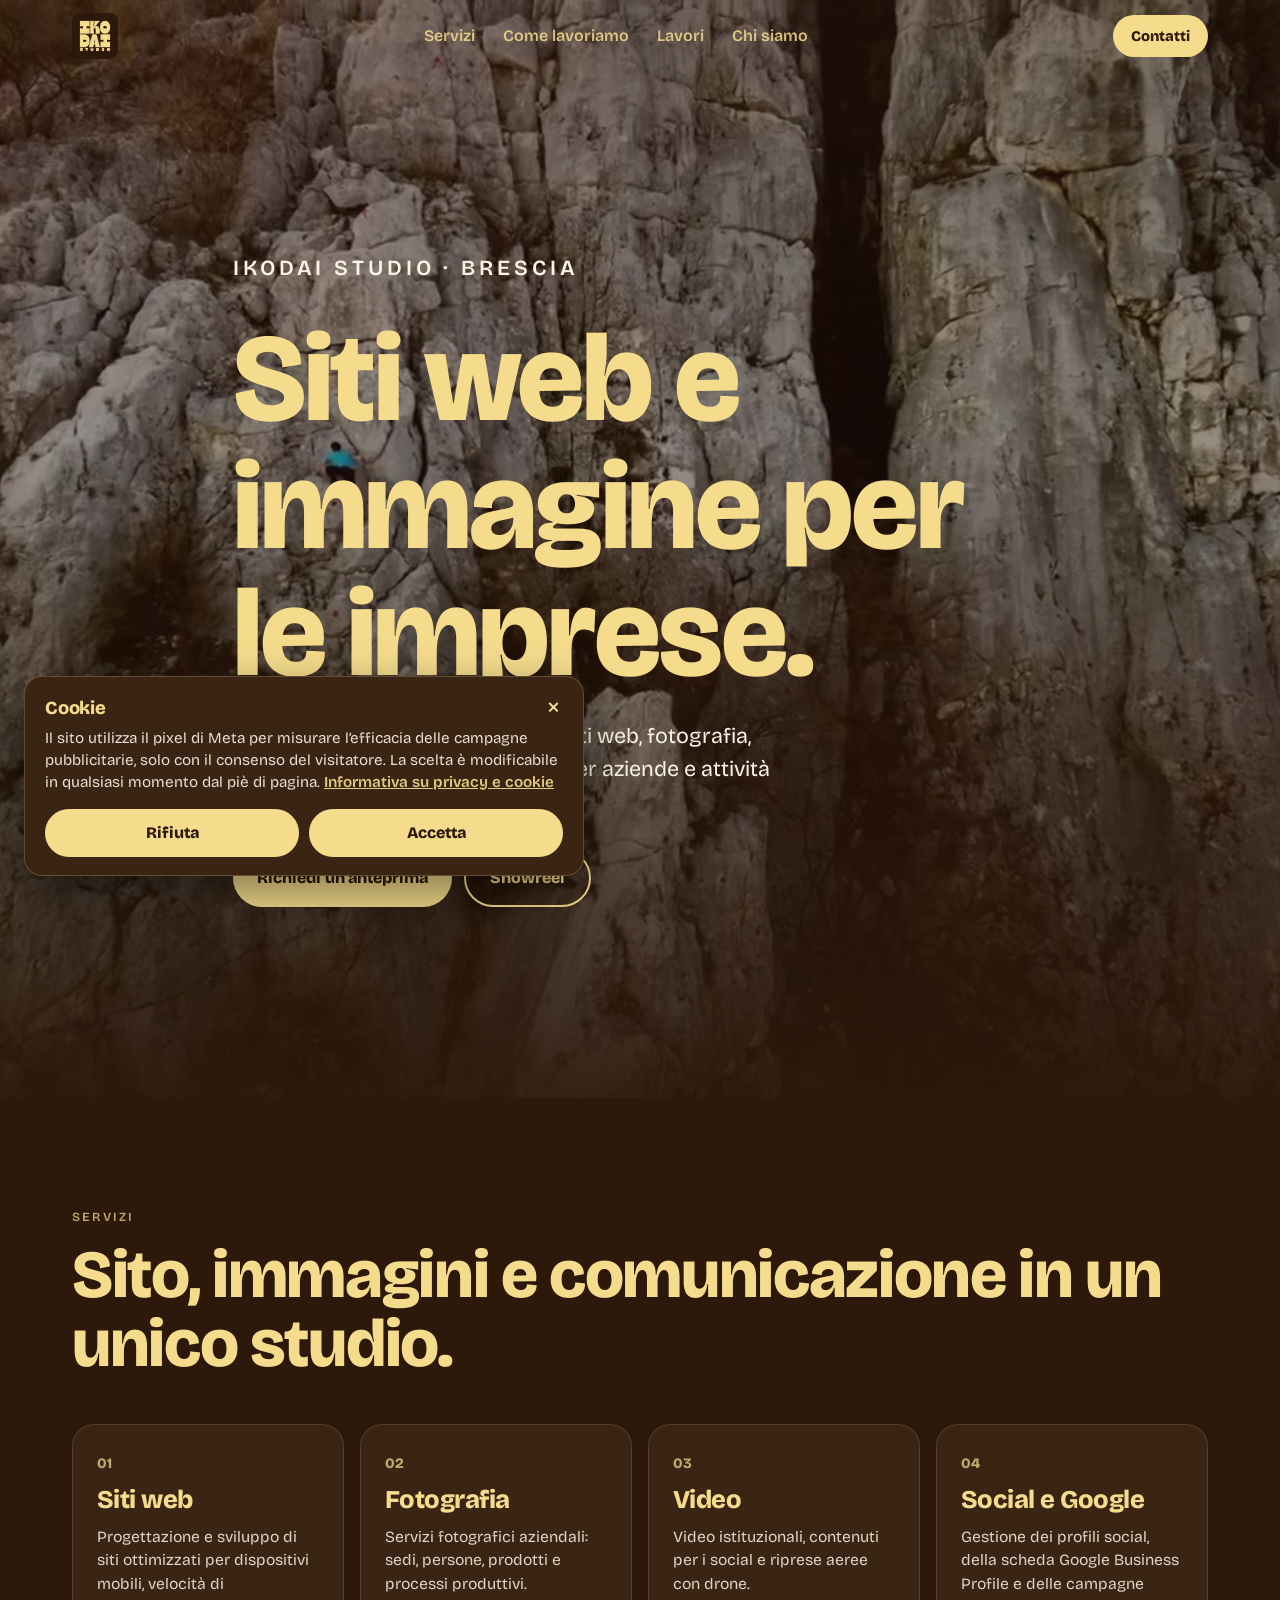
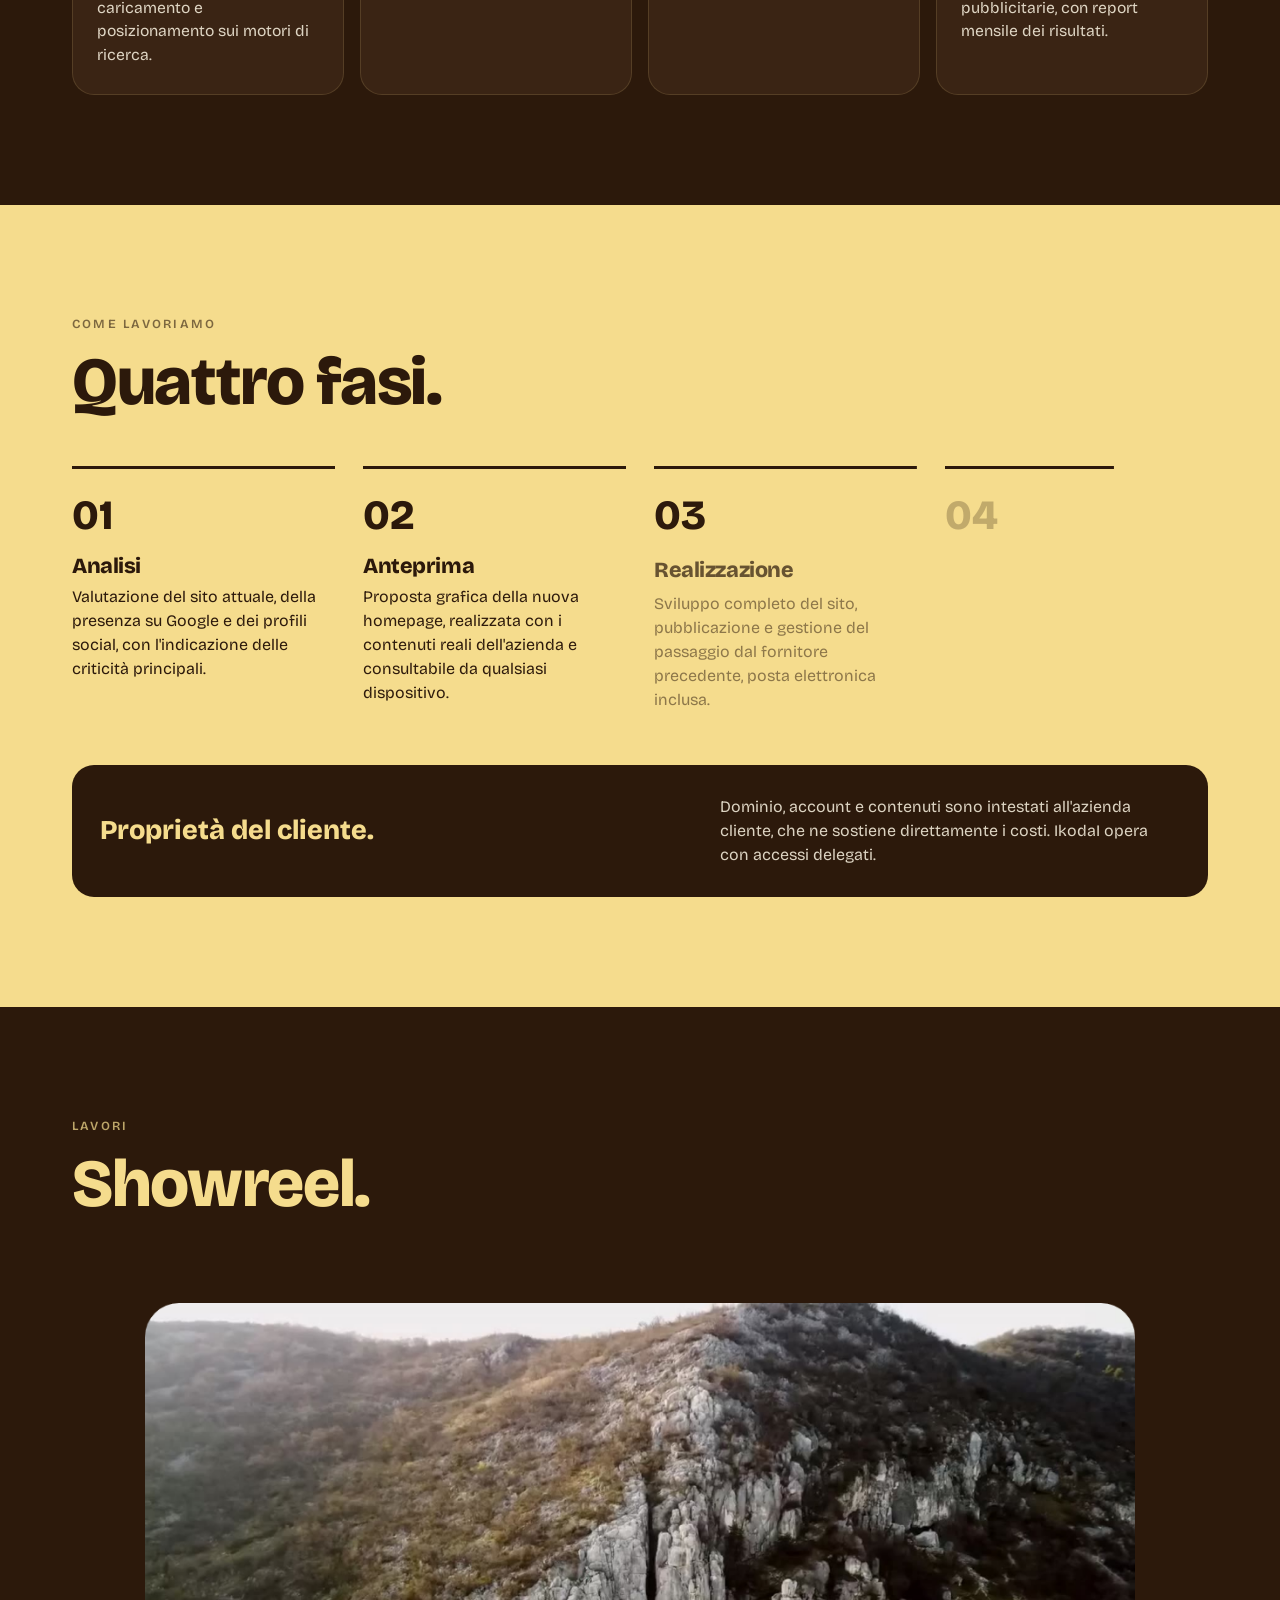
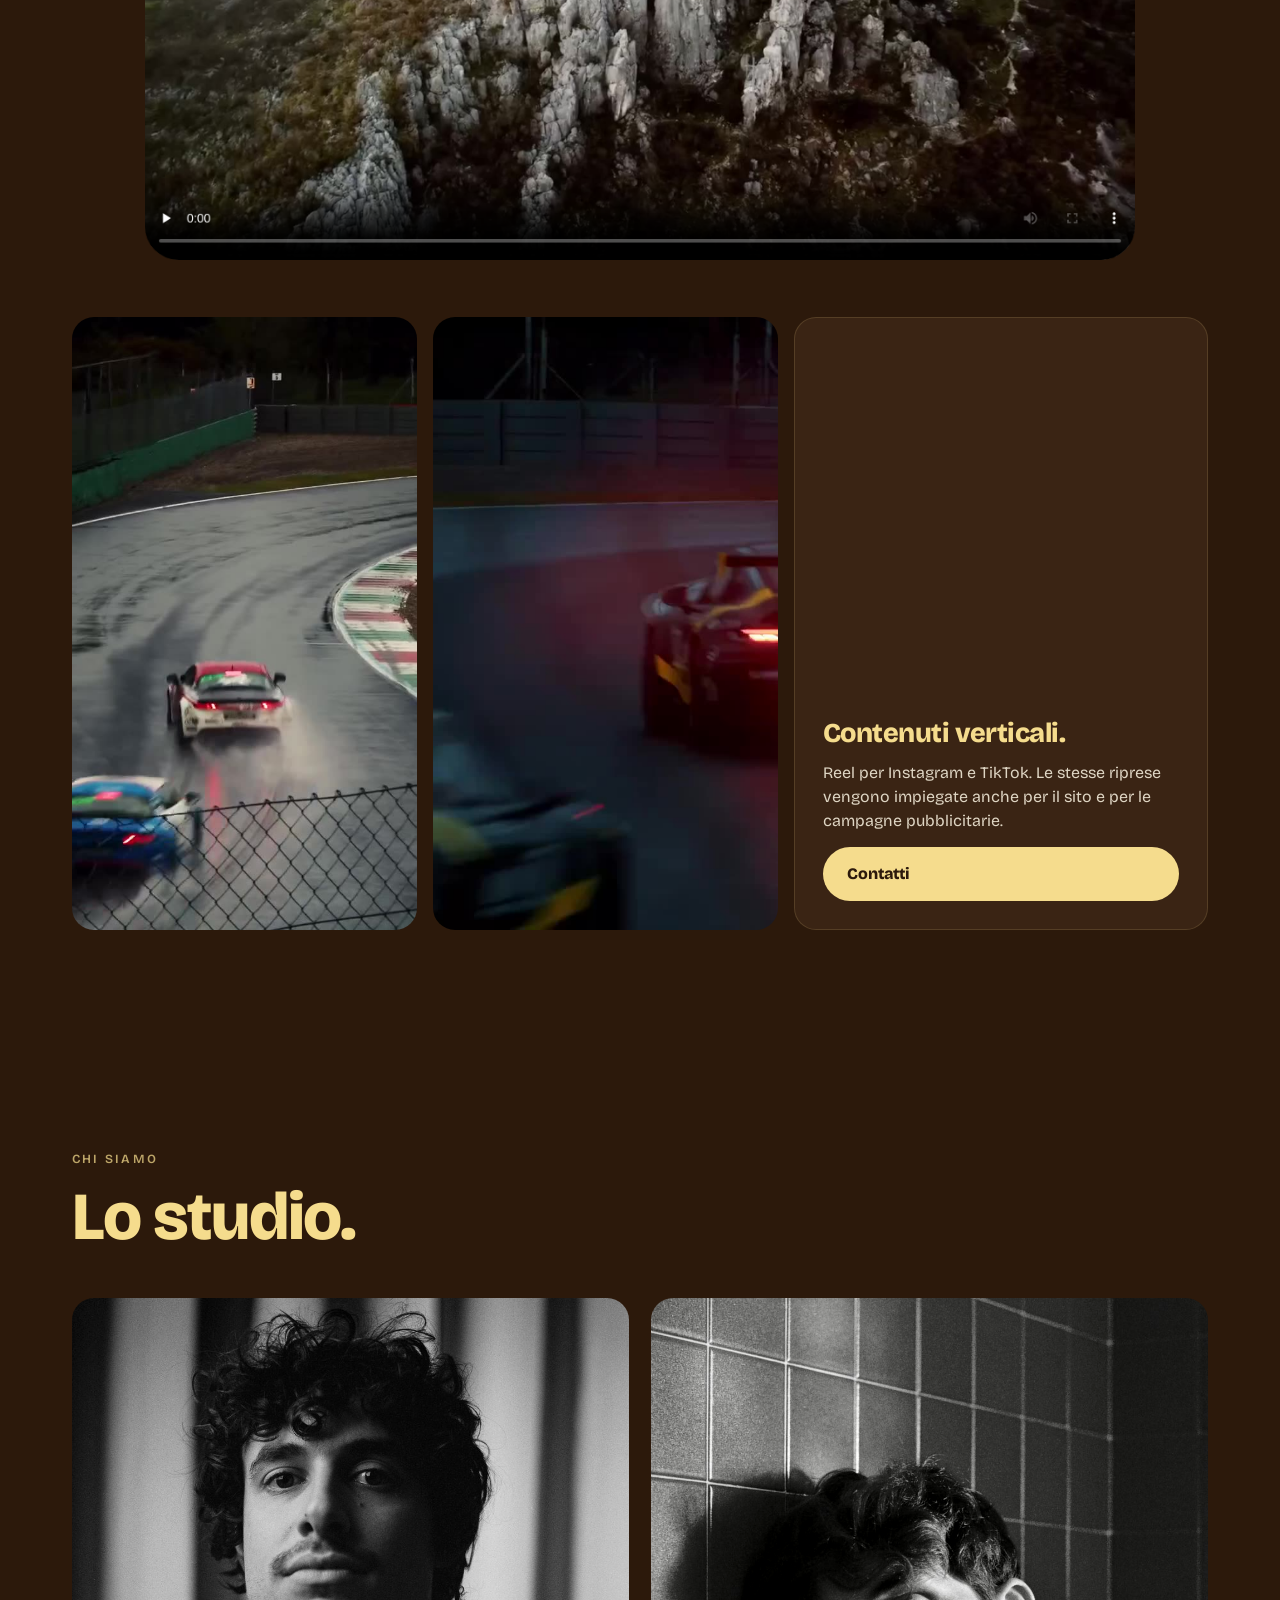
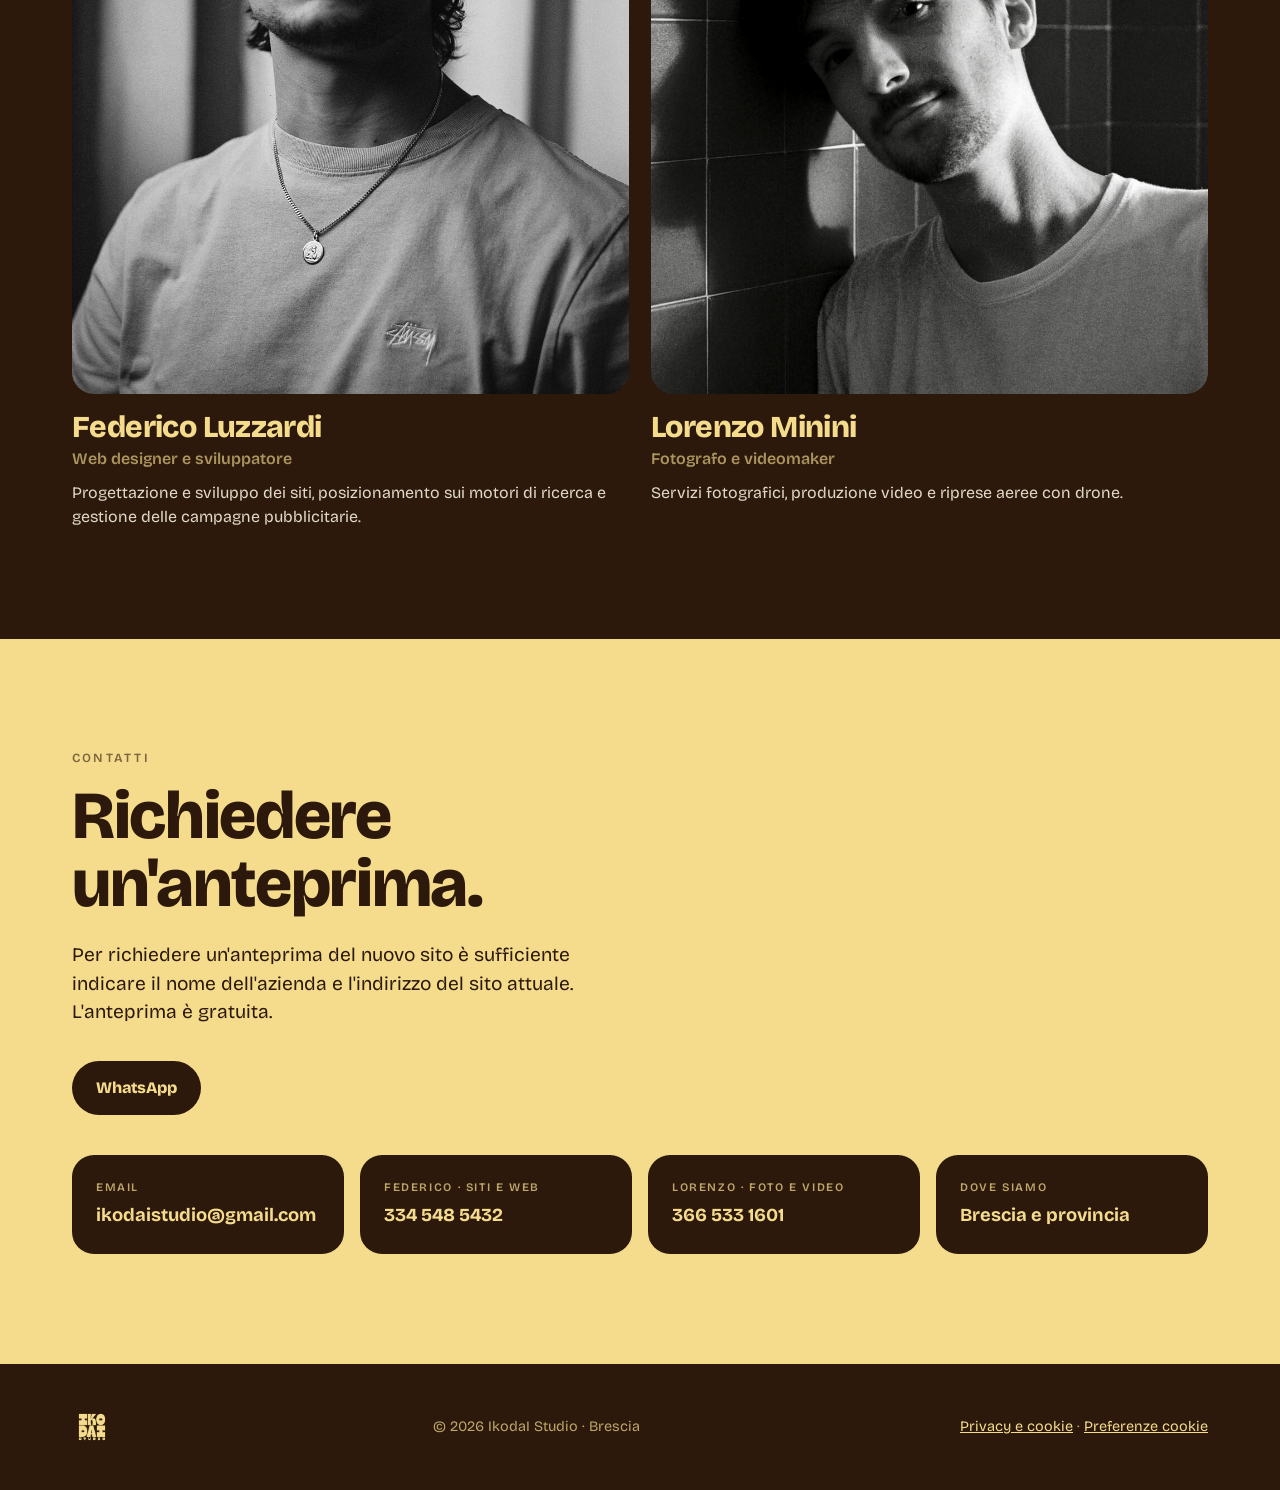
<file: index.html>
<!DOCTYPE html>
<html lang="it">
<head>
<meta charset="utf-8">
<meta name="viewport" content="width=device-width, initial-scale=1">
<title>IkodaI Studio | Siti web, foto, video e social a Brescia</title>
<meta name="description" content="IkodaI Studio, Brescia: progettazione di siti web, fotografia, video e gestione dei canali social per aziende e attività commerciali.">
<link rel="canonical" href="https://ikodaistudio.github.io/">
<meta property="og:type" content="website">
<meta property="og:title" content="IkodaI Studio · Brescia">
<meta property="og:description" content="Siti web, fotografia, video e comunicazione social per le imprese.">
<meta property="og:image" content="https://ikodaistudio.github.io/assets/img/hero-poster.jpg">
<meta property="og:url" content="https://ikodaistudio.github.io/">
<meta name="theme-color" content="#2C190B">
<link rel="icon" type="image/png" href="assets/img/favicon.png">
<link rel="apple-touch-icon" href="assets/img/apple-touch-icon.png">
<link rel="preload" href="assets/fonts/bricolage-latin.woff2" as="font" type="font/woff2" crossorigin>
<link rel="stylesheet" href="assets/css/consenso.css">
<script>if(!matchMedia('(prefers-reduced-motion: reduce)').matches){document.documentElement.classList.add('anim');setTimeout(function(){document.documentElement.classList.remove('anim')},3000)}</script>
<script type="application/ld+json">
{
  "@context": "https://schema.org",
  "@type": "ProfessionalService",
  "name": "IkodaI Studio",
  "url": "https://ikodaistudio.github.io/",
  "logo": "https://ikodaistudio.github.io/assets/img/logo.png",
  "image": "https://ikodaistudio.github.io/assets/img/hero-poster.jpg",
  "email": "ikodaistudio@gmail.com",
  "telephone": "+39 366 533 1601",
  "areaServed": "Brescia e provincia",
  "address": {"@type": "PostalAddress", "addressLocality": "Brescia", "addressCountry": "IT"},
  "description": "Web design, fotografia, video e gestione social per aziende."
}
</script>
<style>
  @font-face{font-family:"Bricolage Grotesque";font-style:normal;font-display:swap;font-weight:200 800;font-stretch:75% 100%;src:url(assets/fonts/bricolage-latin-ext.woff2) format("woff2");unicode-range:U+0100-02BA,U+02BD-02C5,U+02C7-02CC,U+02CE-02D7,U+02DD-02FF,U+0304,U+0308,U+0329,U+1D00-1DBF,U+1E00-1E9F,U+1EF2-1EFF,U+2020,U+20A0-20AB,U+20AD-20C0,U+2113,U+2C60-2C7F,U+A720-A7FF}
  @font-face{font-family:"Bricolage Grotesque";font-style:normal;font-display:swap;font-weight:200 800;font-stretch:75% 100%;src:url(assets/fonts/bricolage-latin.woff2) format("woff2");unicode-range:U+0000-00FF,U+0131,U+0152-0153,U+02BB-02BC,U+02C6,U+02DA,U+02DC,U+0304,U+0308,U+0329,U+2000-206F,U+20AC,U+2122,U+2191,U+2193,U+2212,U+2215,U+FEFF,U+FFFD}
  :root{
    --brown:#2C190B; --brown-2:#3a2414; --brown-3:#4a301c;
    --butter:#F5DC8D; --cream:#FBF4E2; --ink:#2C190B;
    --muted:rgba(245,220,141,.72);
    --radius:22px;
    --max:1180px;
  }
  *{box-sizing:border-box;margin:0;padding:0}
  html{scroll-behavior:smooth}
  body{font-family:"Bricolage Grotesque",system-ui,sans-serif;background:var(--brown);color:var(--butter);line-height:1.5;-webkit-font-smoothing:antialiased}
  img,video{display:block;max-width:100%}
  a{color:inherit}
  .wrap{max-width:var(--max);margin:0 auto;padding:0 22px}
  h1,h2,h3{font-weight:800;line-height:1.02;letter-spacing:-.02em}
  h2{font-size:clamp(2.2rem,6vw,4.2rem)}
  .eyebrow{font-weight:600;text-transform:uppercase;letter-spacing:.18em;font-size:.78rem;color:var(--muted);margin-bottom:14px}
  .btn{display:inline-flex;align-items:center;gap:10px;background:var(--butter);color:var(--brown);font-weight:800;text-decoration:none;padding:15px 24px;border-radius:999px;font-size:1rem;transition:transform .2s ease,box-shadow .2s ease}
  .btn:hover{transform:translateY(-2px);box-shadow:0 10px 30px rgba(245,220,141,.25)}
  .btn.ghost{background:transparent;color:var(--butter);border:2px solid var(--butter)}

  /* header */
  header{position:fixed;inset:0 0 auto 0;z-index:50;transition:background .3s ease}
  header.solid{background:rgba(44,25,11,.92);backdrop-filter:blur(10px)}
  .nav{display:flex;align-items:center;justify-content:space-between;height:72px}
  .nav img{width:46px;height:46px;border-radius:8px}
  .nav ul{display:flex;gap:28px;list-style:none;font-weight:600}
  .nav ul a{text-decoration:none;opacity:.85}
  .nav ul a:hover{opacity:1}
  .nav .btn{padding:10px 18px;font-size:.92rem}
  @media(max-width:820px){.nav ul{display:none}}

  /* hero */
  .hero{position:relative;min-height:100svh;display:flex;align-items:flex-end;overflow:hidden}
  .hero video{position:absolute;inset:0;width:100%;height:100%;object-fit:cover}
  .hero::after{content:"";position:absolute;inset:0;background:linear-gradient(180deg,rgba(44,25,11,.55) 0%,rgba(44,25,11,.35) 40%,rgba(44,25,11,.95) 100%)}
  .hero .wrap{position:relative;z-index:2;padding-bottom:9vh;padding-top:120px}
  .hero h1{font-size:clamp(3rem,10vw,7.8rem);max-width:11ch}
  .hero p{font-size:clamp(1.05rem,2.2vw,1.35rem);max-width:40ch;margin:22px 0 32px;color:var(--cream)}
  .hero .ctas{display:flex;flex-wrap:wrap;gap:12px}

  section{padding:110px 0}
  @media(max-width:700px){section{padding:76px 0}}

  /* servizi */
  .grid4{display:grid;grid-template-columns:repeat(4,1fr);gap:16px;margin-top:46px}
  @media(max-width:980px){.grid4{grid-template-columns:repeat(2,1fr)}}
  @media(max-width:560px){.grid4{grid-template-columns:1fr}}
  .card{background:var(--brown-2);border:1px solid rgba(245,220,141,.14);border-radius:var(--radius);padding:28px 24px;display:flex;flex-direction:column;gap:12px}
  .card .n{font-weight:800;font-size:.9rem;color:var(--muted)}
  .card h3{font-size:1.6rem}
  .card p{color:var(--cream);opacity:.85;font-size:.98rem}

  /* metodo */
  .light{background:var(--butter);color:var(--brown)}
  .light .eyebrow{color:rgba(44,25,11,.6)}
  .steps{display:grid;grid-template-columns:repeat(4,1fr);gap:28px;margin-top:50px;counter-reset:s}
  @media(max-width:900px){.steps{grid-template-columns:1fr 1fr}}
  @media(max-width:560px){.steps{grid-template-columns:1fr}}
  .step{padding-top:18px;background:linear-gradient(var(--brown),var(--brown)) left top/var(--line,100%) 3px no-repeat}
  .step::before{counter-increment:s;content:"0" counter(s);font-weight:800;font-size:2.6rem;display:block;margin-bottom:8px;opacity:var(--num,1)}
  .step h3{font-size:1.35rem;margin-bottom:8px}
  .promise{margin-top:60px;background:var(--brown);color:var(--butter);border-radius:var(--radius);padding:30px 28px;display:flex;gap:20px;align-items:center;flex-wrap:wrap;justify-content:space-between}
  .promise strong{font-size:clamp(1.25rem,2.6vw,1.7rem);font-weight:800;max-width:30ch;line-height:1.2}
  .promise span{color:var(--cream);opacity:.85;max-width:46ch}

  /* lavori */
  .reel{position:relative;margin-top:44px;border-radius:var(--radius);overflow:hidden;background:#000;aspect-ratio:16/9}
  .reel video{width:100%;height:100%;object-fit:cover}
  .verticals{display:grid;grid-template-columns:1fr 1fr 1.2fr;gap:16px;margin-top:16px;align-items:stretch}
  @media(max-width:820px){.verticals{grid-template-columns:1fr 1fr}.verticals .note{grid-column:1/-1}}
  .verticals video{border-radius:var(--radius);aspect-ratio:9/16;object-fit:cover;width:100%;background:#000}
  .note{background:var(--brown-2);border-radius:var(--radius);padding:28px;display:flex;flex-direction:column;justify-content:flex-end;gap:14px;border:1px solid rgba(245,220,141,.14)}
  .note h3{font-size:1.7rem}
  .note p{color:var(--cream);opacity:.85}

  /* team */
  .team{display:grid;grid-template-columns:1fr 1fr;gap:22px;margin-top:46px}
  @media(max-width:700px){.team{grid-template-columns:1fr}}
  .person img{border-radius:var(--radius);aspect-ratio:4/5;object-fit:cover;width:100%;filter:contrast(1.05)}
  .person h3{font-size:1.9rem;margin-top:18px}
  .person .role{font-weight:600;color:var(--muted);margin:4px 0 10px}
  .person p{color:var(--cream);opacity:.88}

  /* contatti */
  .contact{text-align:left}
  .contact h2{max-width:14ch}
  .contact .lead{font-size:1.2rem;max-width:46ch;margin:22px 0 34px;color:var(--brown)}
  .contact .rows{display:grid;grid-template-columns:repeat(4,1fr);gap:16px;margin-top:40px}
  @media(max-width:980px){.contact .rows{grid-template-columns:1fr 1fr}}
  @media(max-width:560px){.contact .rows{grid-template-columns:1fr}}
  .contact .rows a,.contact .rows div{background:var(--brown);color:var(--butter);border-radius:var(--radius);padding:24px;text-decoration:none;display:block}
  .contact .rows small{display:block;color:var(--muted);font-weight:600;text-transform:uppercase;letter-spacing:.14em;font-size:.72rem;margin-bottom:6px}
  .contact .rows b{font-size:1.15rem;word-break:break-word}
  .contact .btn{background:var(--brown);color:var(--butter)}

  footer{padding:40px 0;color:var(--muted);font-size:.9rem}
  footer .wrap{display:flex;justify-content:space-between;gap:16px;flex-wrap:wrap;align-items:center}
  footer img{width:40px;height:40px;border-radius:6px}
  footer .legal a,footer .legal button{color:var(--butter);padding:12px 0;display:inline-block}

  .reveal{opacity:0;transform:translateY(24px);transition:opacity .7s ease,transform .7s ease}
  .reveal.in{opacity:1;transform:none}
  /* stato iniziale delle animazioni GSAP (solo se il movimento non è ridotto) */
  .anim .hero .eyebrow,.anim .hero p,.anim .hero .ctas,.anim .hero h1{visibility:hidden}
  .hero h1 .ln{display:block;overflow:hidden;padding-bottom:.06em;margin-bottom:-.06em}
  .hero h1 .ln>span{display:block}
  .reel{will-change:transform}
  @media (prefers-reduced-motion: reduce){.reveal{opacity:1;transform:none;transition:none}.btn{transition:none}}
</style>
</head>
<body>

<header id="top">
  <div class="wrap nav">
    <a href="#" aria-label="IkodaI Studio, torna su"><img src="assets/img/logo.png" alt="Logo IkodaI Studio"></a>
    <ul>
      <li><a href="#servizi">Servizi</a></li>
      <li><a href="#metodo">Come lavoriamo</a></li>
      <li><a href="#lavori">Lavori</a></li>
      <li><a href="#noi">Chi siamo</a></li>
    </ul>
    <a class="btn" href="#contatti">Contatti</a>
  </div>
</header>

<main>
  <section class="hero" aria-label="Presentazione">
    <video id="heroVideo" autoplay muted loop playsinline preload="metadata" poster="assets/img/hero-poster.jpg">
      <source src="assets/video/hero.mp4" type="video/mp4">
    </video>
    <div class="wrap">
      <p class="eyebrow">IkodaI Studio · Brescia</p>
      <h1>Siti web e immagine per le imprese.</h1>
      <p>Studio di Brescia specializzato in siti web, fotografia, video e gestione dei canali social per aziende e attività commerciali.</p>
      <div class="ctas">
        <a class="btn" href="#contatti">Richiedi un'anteprima</a>
        <a class="btn ghost" href="#lavori">Showreel</a>
      </div>
    </div>
  </section>

  <section id="servizi">
    <div class="wrap">
      <p class="eyebrow reveal">Servizi</p>
      <h2 class="reveal">Sito, immagini e comunicazione in un unico studio.</h2>
      <div class="grid4">
        <article class="card reveal">
          <span class="n">01</span>
          <h3>Siti web</h3>
          <p>Progettazione e sviluppo di siti ottimizzati per dispositivi mobili, velocità di caricamento e posizionamento sui motori di ricerca.</p>
        </article>
        <article class="card reveal">
          <span class="n">02</span>
          <h3>Fotografia</h3>
          <p>Servizi fotografici aziendali: sedi, persone, prodotti e processi produttivi.</p>
        </article>
        <article class="card reveal">
          <span class="n">03</span>
          <h3>Video</h3>
          <p>Video istituzionali, contenuti per i social e riprese aeree con drone.</p>
        </article>
        <article class="card reveal">
          <span class="n">04</span>
          <h3>Social e Google</h3>
          <p>Gestione dei profili social, della scheda Google Business Profile e delle campagne pubblicitarie, con report mensile dei risultati.</p>
        </article>
      </div>
    </div>
  </section>

  <section id="metodo" class="light">
    <div class="wrap">
      <p class="eyebrow reveal">Come lavoriamo</p>
      <h2 class="reveal">Quattro fasi.</h2>
      <div class="steps">
        <div class="step">
          <h3>Analisi</h3>
          <p>Valutazione del sito attuale, della presenza su Google e dei profili social, con l'indicazione delle criticità principali.</p>
        </div>
        <div class="step">
          <h3>Anteprima</h3>
          <p>Proposta grafica della nuova homepage, realizzata con i contenuti reali dell'azienda e consultabile da qualsiasi dispositivo.</p>
        </div>
        <div class="step">
          <h3>Realizzazione</h3>
          <p>Sviluppo completo del sito, pubblicazione e gestione del passaggio dal fornitore precedente, posta elettronica inclusa.</p>
        </div>
        <div class="step">
          <h3>Gestione</h3>
          <p>Produzione di contenuti, gestione dei canali social e delle campagne pubblicitarie, con un report mensile dei risultati.</p>
        </div>
      </div>
      <div class="promise reveal">
        <strong>Proprietà del cliente.</strong>
        <span>Dominio, account e contenuti sono intestati all'azienda cliente, che ne sostiene direttamente i costi. IkodaI opera con accessi delegati.</span>
      </div>
    </div>
  </section>

  <section id="lavori">
    <div class="wrap">
      <p class="eyebrow reveal">Lavori</p>
      <h2 class="reveal">Showreel.</h2>
      <div class="reel">
        <video controls preload="none" playsinline poster="assets/img/showreel-poster.jpg">
          <source src="assets/video/showreel.mp4" type="video/mp4">
        </video>
      </div>
      <div class="verticals">
        <video class="reveal autoplay-on-view" muted loop playsinline preload="none" poster="assets/img/clip1.jpg" aria-label="Clip verticale: auto in pista sotto la pioggia">
          <source src="assets/video/clip1.mp4" type="video/mp4">
        </video>
        <video class="reveal autoplay-on-view" muted loop playsinline preload="none" poster="assets/img/clip2.jpg" aria-label="Clip verticale: auto da corsa in curva">
          <source src="assets/video/clip2.mp4" type="video/mp4">
        </video>
        <div class="note reveal">
          <h3>Contenuti verticali.</h3>
          <p>Reel per Instagram e TikTok. Le stesse riprese vengono impiegate anche per il sito e per le campagne pubblicitarie.</p>
          <a class="btn" href="#contatti">Contatti</a>
        </div>
      </div>
    </div>
  </section>

  <section id="noi">
    <div class="wrap">
      <p class="eyebrow reveal">Chi siamo</p>
      <h2 class="reveal">Lo studio.</h2>
      <div class="team">
        <article class="person reveal">
          <img src="assets/img/socio-1.jpg" alt="Ritratto di Federico Luzzardi" loading="lazy">
          <h3>Federico Luzzardi</h3>
          <p class="role">Web designer e sviluppatore</p>
          <p>Progettazione e sviluppo dei siti, posizionamento sui motori di ricerca e gestione delle campagne pubblicitarie.</p>
        </article>
        <article class="person reveal">
          <img src="assets/img/socio-2.jpg" alt="Ritratto di Lorenzo Minini" loading="lazy">
          <h3>Lorenzo Minini</h3>
          <p class="role">Fotografo e videomaker</p>
          <p>Servizi fotografici, produzione video e riprese aeree con drone.</p>
        </article>
      </div>
    </div>
  </section>

  <section id="contatti" class="light contact">
    <div class="wrap">
      <p class="eyebrow reveal">Contatti</p>
      <h2 class="reveal">Richiedere un'anteprima.</h2>
      <p class="lead reveal">Per richiedere un'anteprima del nuovo sito è sufficiente indicare il nome dell'azienda e l'indirizzo del sito attuale. L'anteprima è gratuita.</p>
      <a class="btn reveal" href="https://wa.me/393345485432?text=Buongiorno%2C%20vorrei%20ricevere%20un%27anteprima%20del%20nuovo%20sito%20per%20la%20mia%20azienda." target="_blank" rel="noopener">WhatsApp</a>
      <div class="rows">
        <a class="reveal" href="mailto:ikodaistudio@gmail.com"><small>Email</small><b>ikodaistudio@gmail.com</b></a>
        <a class="reveal" href="tel:+393345485432"><small>Federico · siti e web</small><b>334 548 5432</b></a>
        <a class="reveal" href="tel:+393665331601"><small>Lorenzo · foto e video</small><b>366 533 1601</b></a>
        <div class="reveal"><small>Dove siamo</small><b>Brescia e provincia</b></div>
      </div>
    </div>
  </section>
</main>

<footer>
  <div class="wrap">
    <img src="assets/img/logo.png" alt="" aria-hidden="true">
    <span>© 2026 IkodaI Studio · Brescia</span>
    <span class="legal"><a href="privacy.html">Privacy e cookie</a> · <button type="button" class="cc-pref" data-cc-apri>Preferenze cookie</button></span>
  </div>
</footer>

<script src="assets/js/consenso.js" defer></script>
<script src="assets/js/gsap.min.js" defer></script>
<script src="assets/js/ScrollTrigger.min.js" defer></script>
<script src="assets/js/animazioni.js" defer></script>
<script>
  // header solido dopo lo scroll
  const header = document.getElementById('top');
  const onScroll = () => header.classList.toggle('solid', window.scrollY > 40);
  window.addEventListener('scroll', onScroll, {passive:true}); onScroll();

  // animazioni all'ingresso e video verticali che partono solo quando visibili
  const io = new IntersectionObserver(entries => {
    entries.forEach(e => {
      if (e.isIntersecting) e.target.classList.add('in');
      if (e.target.classList.contains('autoplay-on-view')) {
        if (e.isIntersecting) { e.target.play().catch(()=>{}); } else { e.target.pause(); }
      }
    });
  }, {threshold:.15});
  document.querySelectorAll('.reveal, .autoplay-on-view').forEach(el => io.observe(el));

  // rispetto per chi preferisce meno movimento
  if (window.matchMedia('(prefers-reduced-motion: reduce)').matches) {
    const hv = document.getElementById('heroVideo'); hv.removeAttribute('autoplay'); hv.pause();
  }
</script>
</body>
</html>
</file>
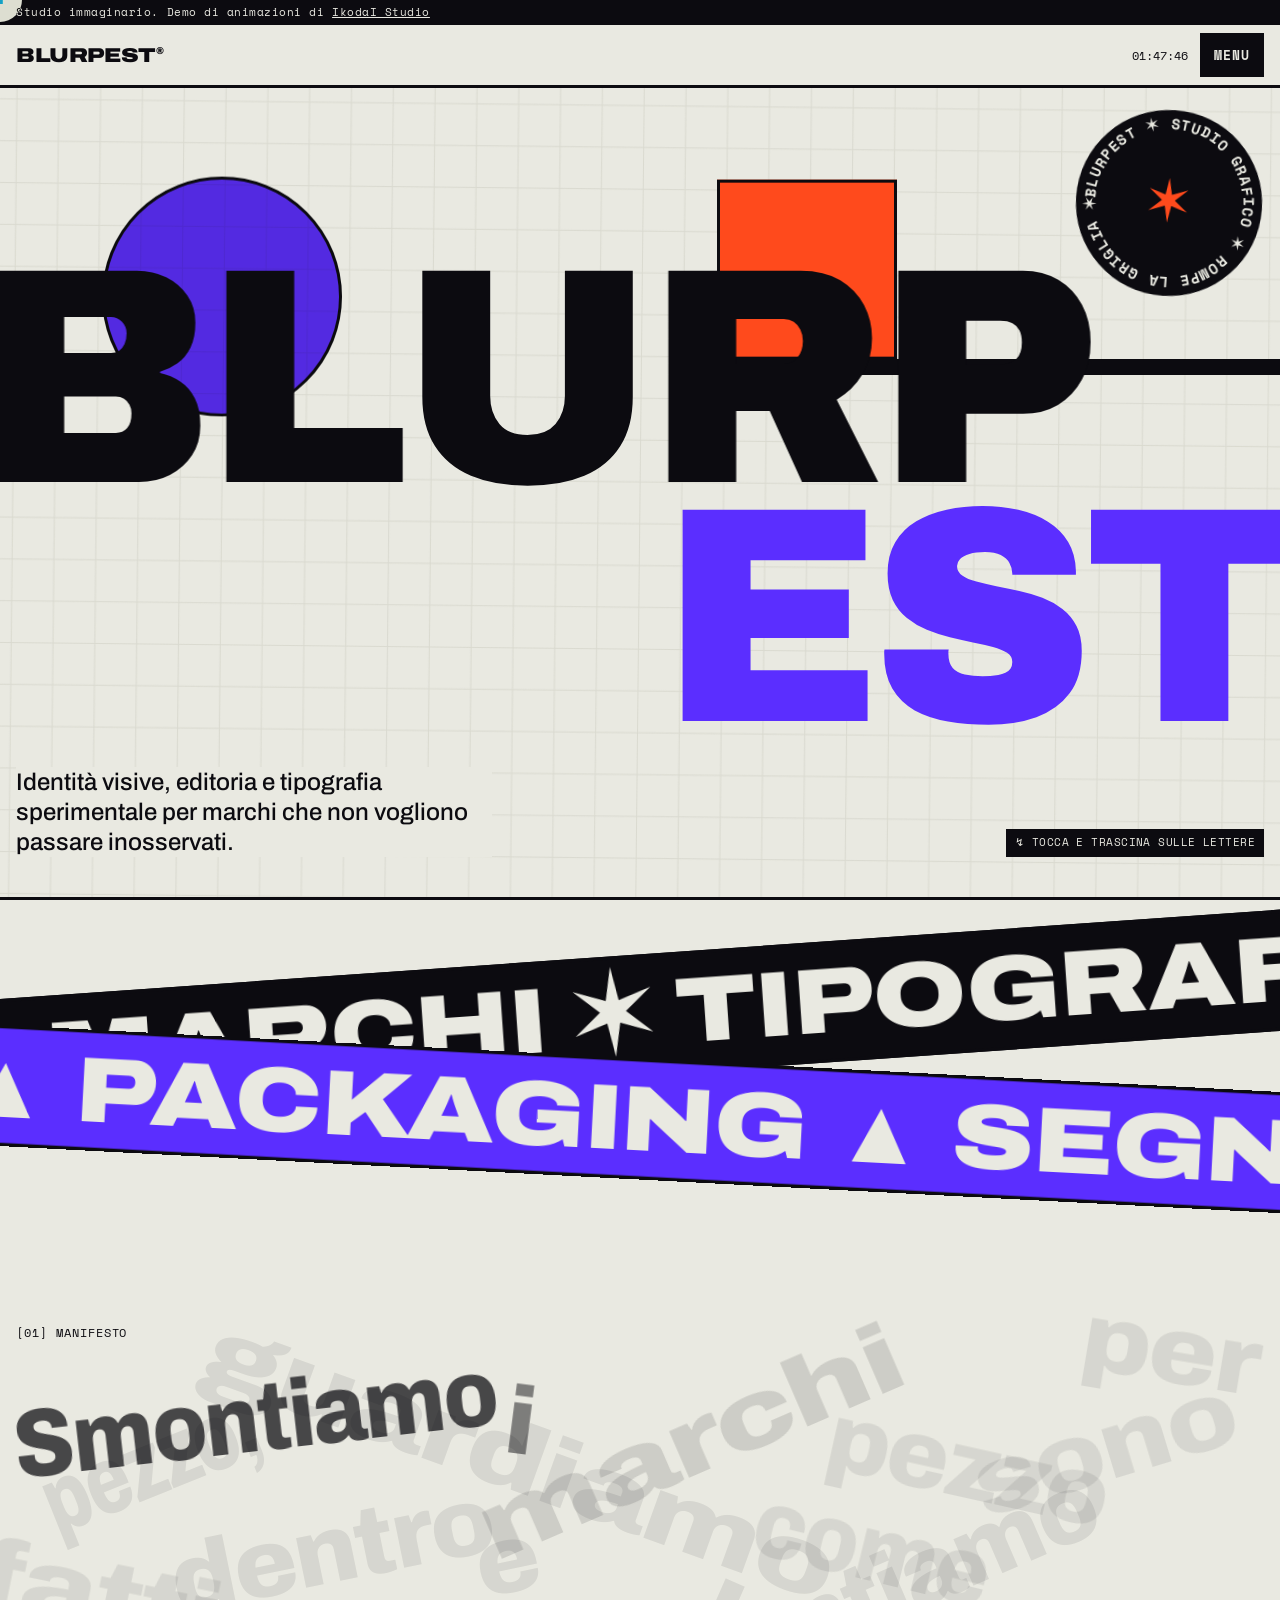
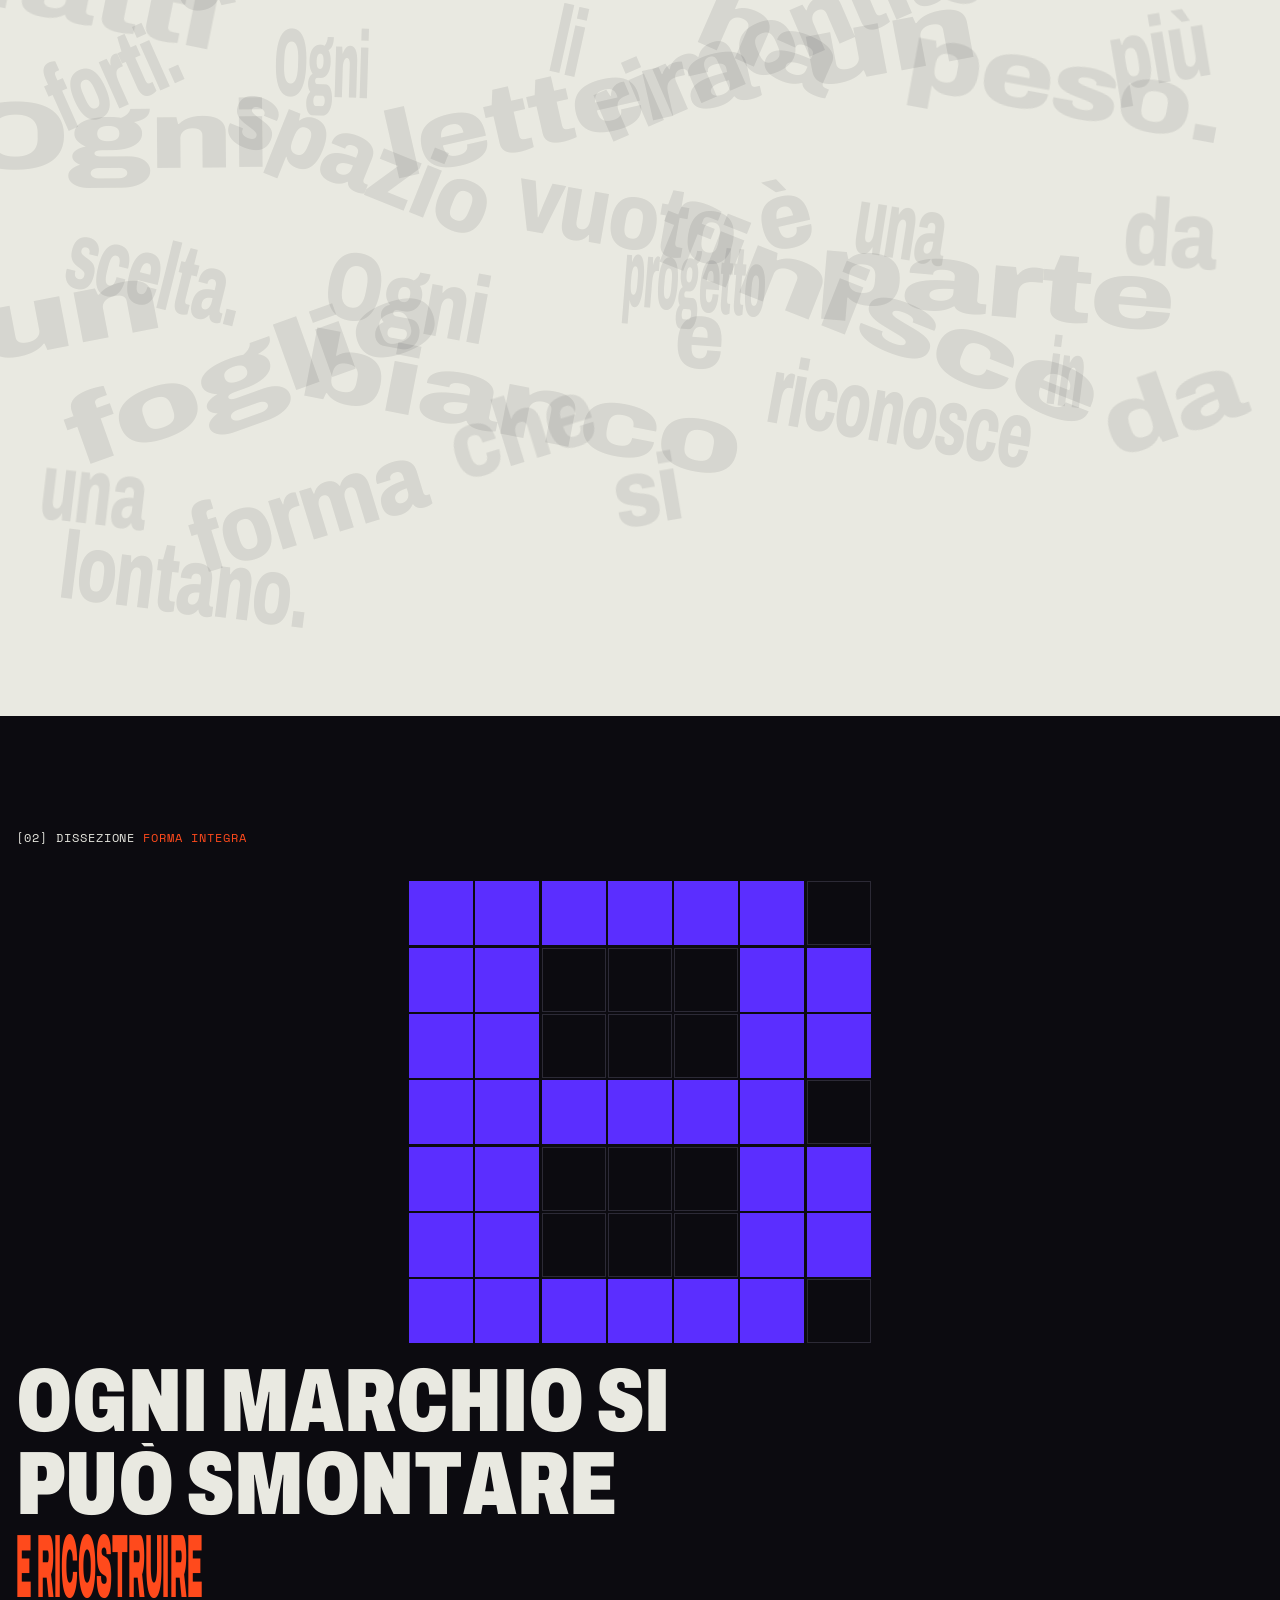
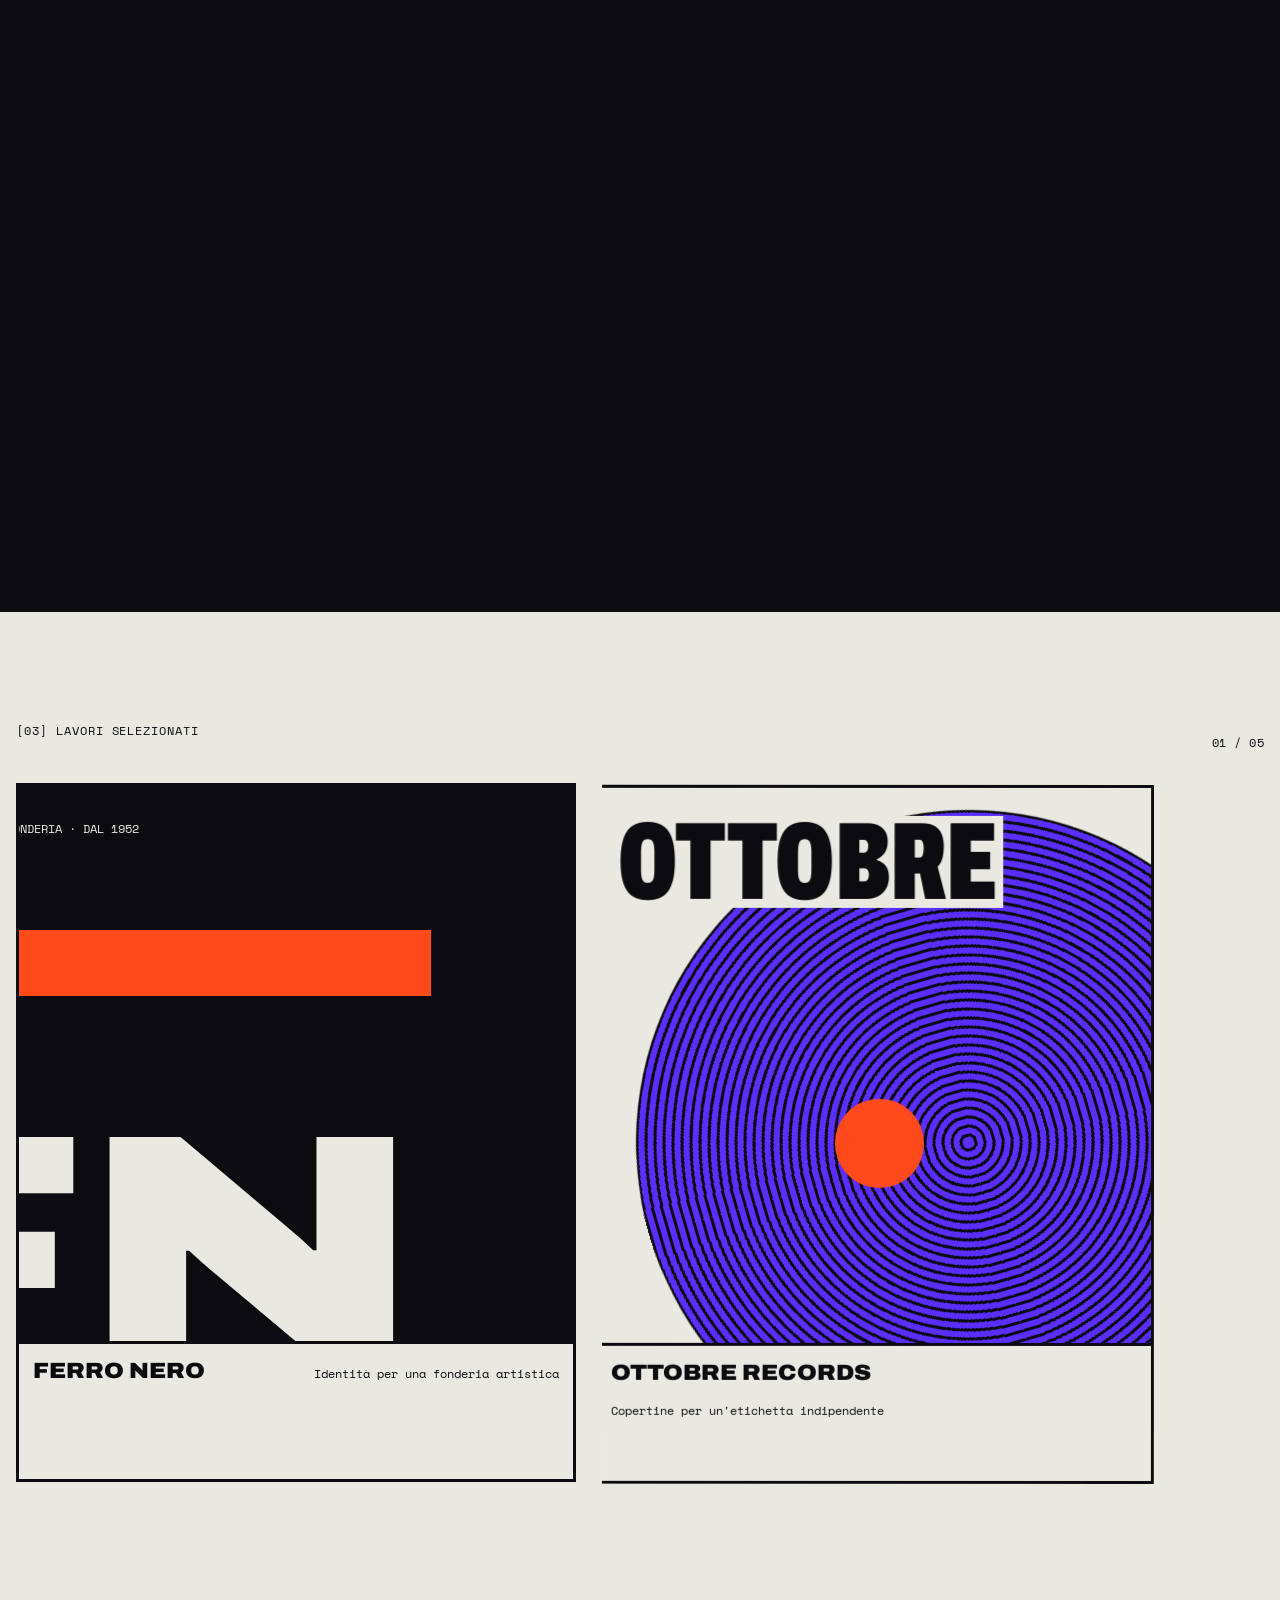
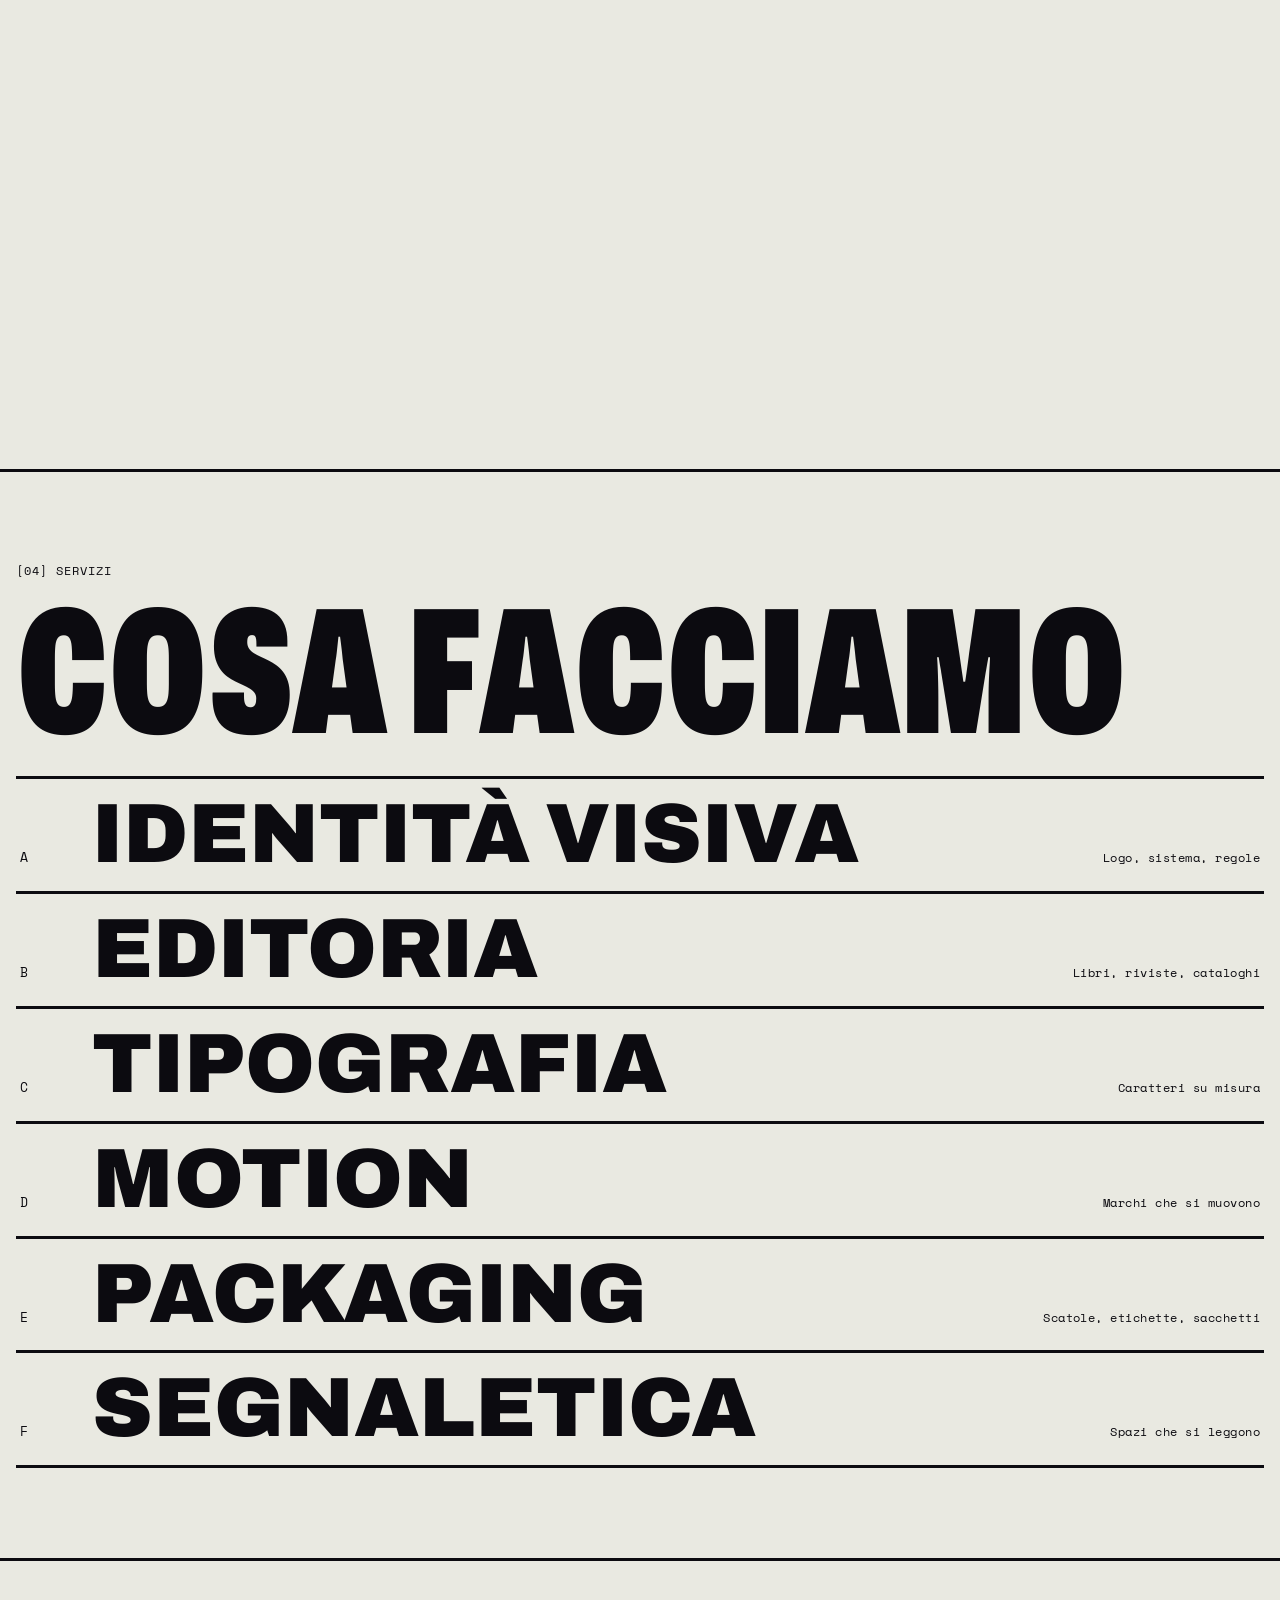
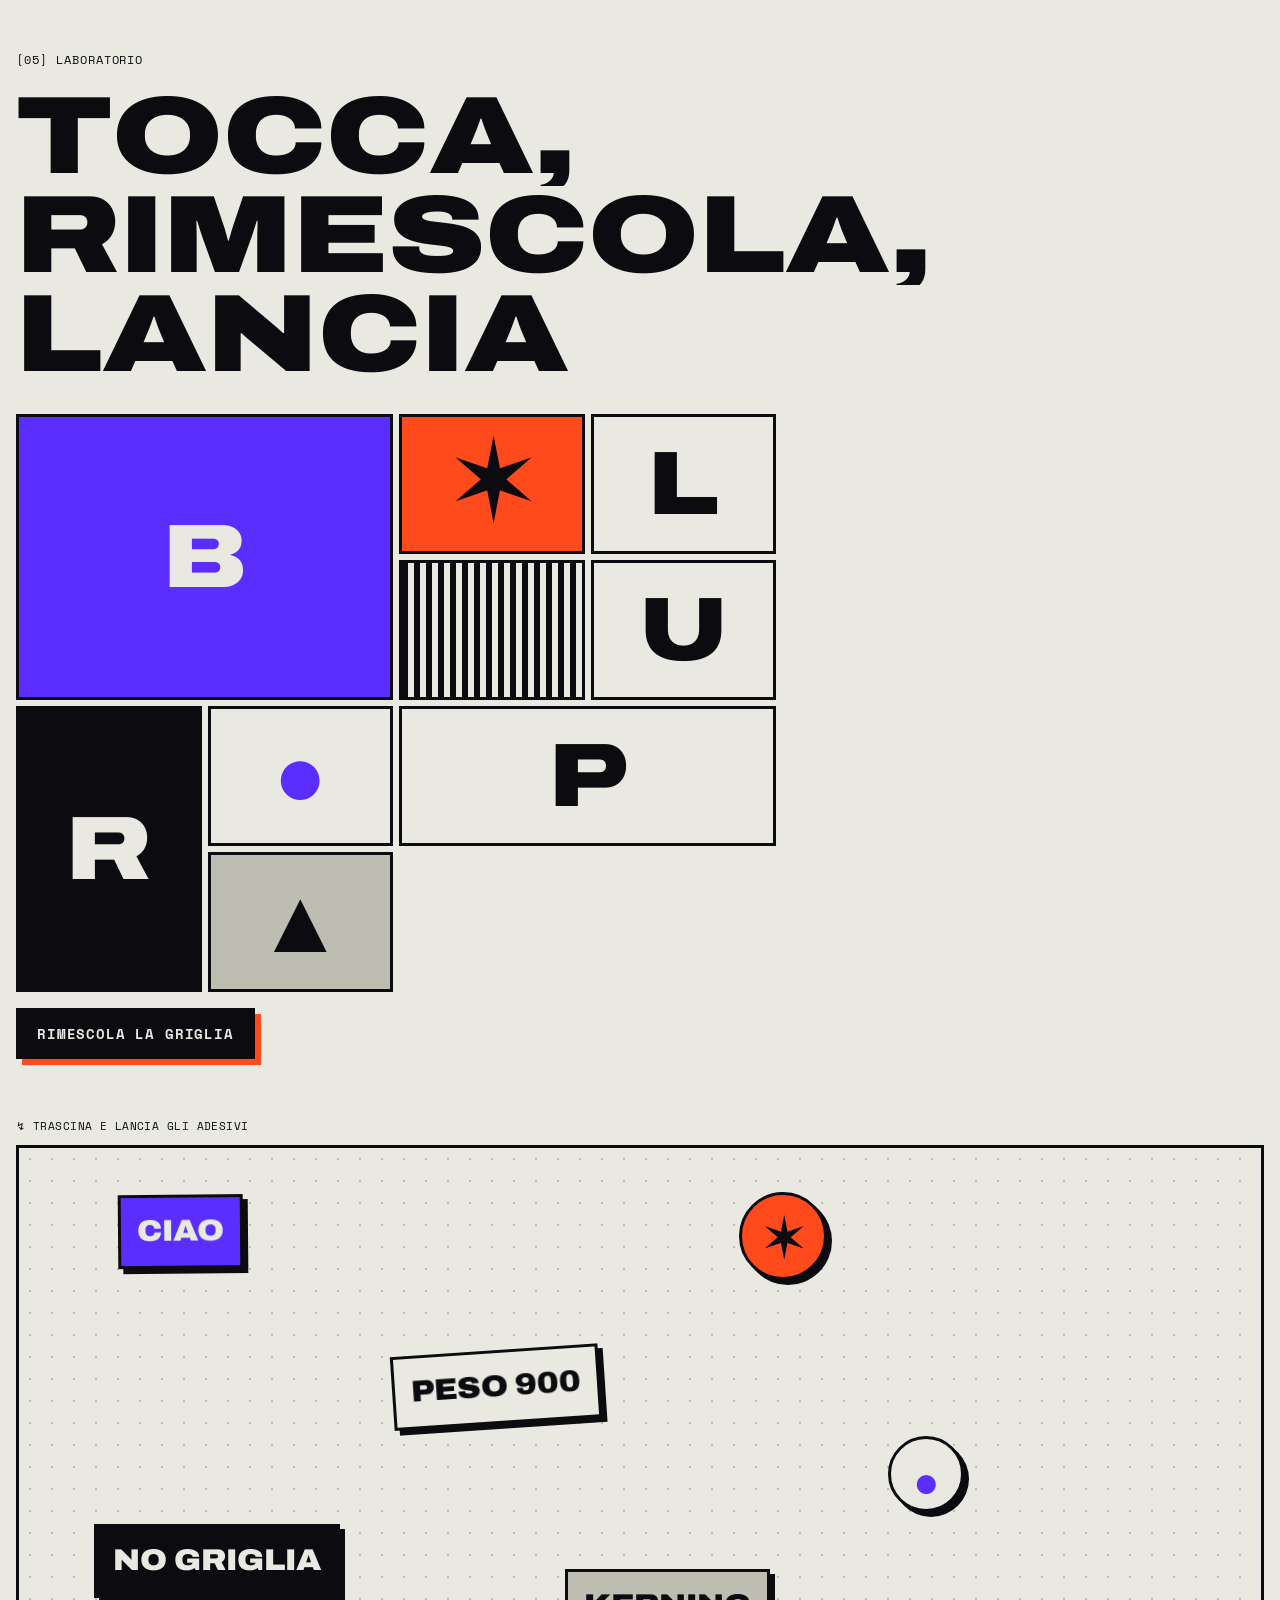
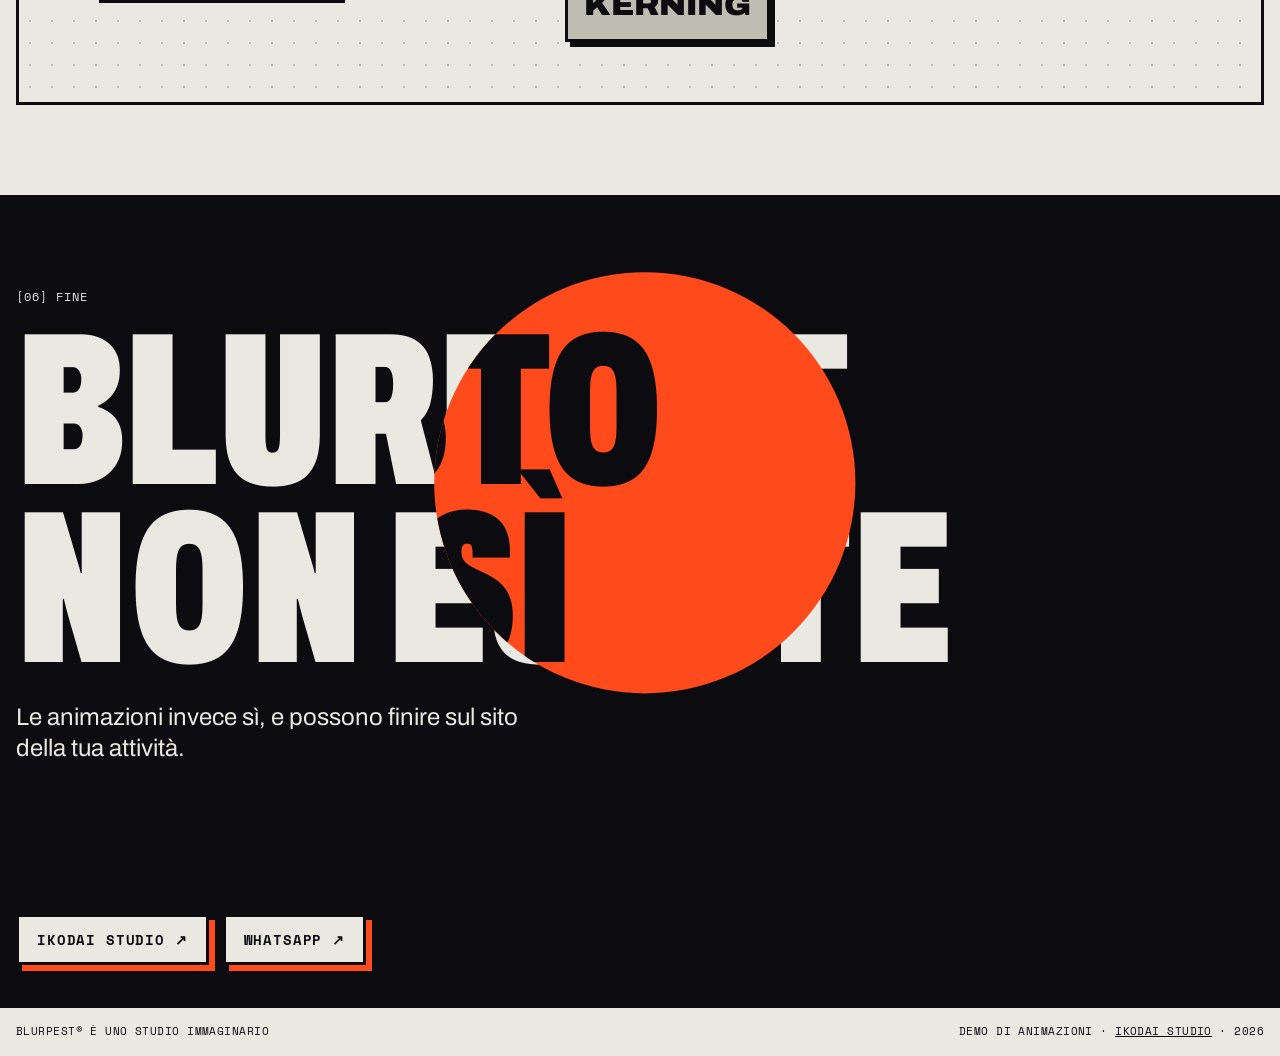
<file: gasp-lab/index.html>
<!doctype html>
<html lang="it">
<head>
<meta charset="utf-8">
<meta name="viewport" content="width=device-width, initial-scale=1, viewport-fit=cover">
<title>Blurpest Studio</title>
<meta name="claude:viewport-fit-sides" content="cover">
<meta name="description" content="Blurpest, studio di graphic design immaginario. Demo di animazioni web realizzata da IkodaI Studio.">
<meta name="robots" content="noindex, nofollow">
<meta name="theme-color" content="#5B2EFF">
<script>
  // Attiva il caricamento animato solo se il dispositivo non chiede movimento ridotto.
  // Se gli script non partono entro 5 secondi, la pagina torna visibile da sola.
  if (!matchMedia('(prefers-reduced-motion: reduce)').matches) {
    document.documentElement.classList.add('js');
    setTimeout(function(){ if(!window.__blurp) document.documentElement.classList.remove('js'); }, 5000);
  }
</script>
<link rel="preload" href="assets/fonts/archivo-wdth.woff2" as="font" type="font/woff2" crossorigin>
<link rel="stylesheet" href="assets/css/style.css">
</head>
<body>

<div class="loader" id="loader" aria-hidden="true">
  <div class="loader__cols"><i></i><i></i><i></i><i></i><i></i><i></i></div>
  <div class="loader__num" id="loaderNum">000</div>
  <div class="loader__label">BLURPEST / CARICAMENTO GRIGLIA</div>
</div>

<div class="cursor" id="cursor" aria-hidden="true"></div>
<div class="progress" id="progress" aria-hidden="true"></div>

<header class="top">
  <p class="top__note">Studio immaginario. Demo di animazioni di <a href="https://ikodaistudio.github.io">IkodaI Studio</a></p>
  <div class="top__bar">
    <a class="logo" href="#hero" aria-label="Blurpest, torna all'inizio">BLURPEST<sup>®</sup></a>
    <span class="top__clock" id="clock">00:00:00</span>
    <button class="menu-btn" id="menuBtn" aria-expanded="false" aria-controls="menu">MENU</button>
  </div>
</header>

<nav class="menu" id="menu" aria-label="Menu principale" hidden>
  <ul>
    <li><a href="#manifesto">Manifesto</a></li>
    <li><a href="#dissezione">Dissezione</a></li>
    <li><a href="#lavori">Lavori</a></li>
    <li><a href="#servizi">Servizi</a></li>
    <li><a href="#laboratorio">Laboratorio</a></li>
    <li><a href="#contatti">Contatti</a></li>
  </ul>
  <p class="menu__foot">STUDIO GRAFICO INDIPENDENTE · EST. 2026</p>
</nav>

<main>

<section class="hero" id="hero">
  <div class="hero__grid" aria-hidden="true"></div>
  <span class="shape shape--sq" aria-hidden="true"></span>
  <span class="shape shape--ci" aria-hidden="true"></span>
  <span class="shape shape--bar" aria-hidden="true"></span>
  <h1 class="hero__title" id="heroTitle" aria-label="Blurpest">
    <span class="hero__line" aria-hidden="true">BLURP</span>
    <span class="hero__line hero__line--2" aria-hidden="true">EST</span>
  </h1>
  <div class="hero__meta">
    <p class="hero__sub">Identità visive, editoria e tipografia sperimentale per marchi che non vogliono passare inosservati.</p>
    <p class="hero__hint mono">↯ TOCCA E TRASCINA SULLE LETTERE</p>
  </div>
  <svg class="sticker" id="sticker" viewBox="0 0 200 200" aria-hidden="true">
    <defs><path id="circ" d="M100,100 m-78,0 a78,78 0 1,1 156,0 a78,78 0 1,1 -156,0"/></defs>
    <circle cx="100" cy="100" r="98" class="sticker__bg"/>
    <text><textPath href="#circ">BLURPEST ✶ STUDIO GRAFICO ✶ ROMPE LA GRIGLIA ✶ </textPath></text>
    <text x="100" y="116" text-anchor="middle" class="sticker__mid">✶</text>
  </svg>
</section>

<div class="marquees" aria-hidden="true">
  <div class="marquee marquee--a"><div class="marquee__track">ROMPIAMO LA GRIGLIA ✶ SMONTIAMO I MARCHI ✶ TIPOGRAFIA PESANTE ✶ ROMPIAMO LA GRIGLIA ✶ SMONTIAMO I MARCHI ✶ TIPOGRAFIA PESANTE ✶ </div></div>
  <div class="marquee marquee--b"><div class="marquee__track">IDENTITÀ ▲ EDITORIA ▲ MOTION ▲ PACKAGING ▲ SEGNALETICA ▲ IDENTITÀ ▲ EDITORIA ▲ MOTION ▲ PACKAGING ▲ SEGNALETICA ▲ </div></div>
</div>

<section class="manifesto" id="manifesto">
  <p class="label mono">[01] MANIFESTO</p>
  <h2 class="manifesto__text" id="manifestoText">Smontiamo i marchi pezzo per pezzo, guardiamo come sono fatti dentro e li rimontiamo più forti. Ogni lettera ha un peso. Ogni spazio vuoto è una scelta. Ogni progetto parte da un foglio bianco e finisce in una forma che si riconosce da lontano.</h2>
</section>

<section class="dissect" id="dissezione">
  <div class="dissect__pin">
    <p class="label mono">[02] DISSEZIONE <span id="dissectState">FORMA INTEGRA</span></p>
    <div class="dissect__stage">
      <div class="tiles" id="tiles" aria-hidden="true"></div>
    </div>
    <h2 class="dissect__title">Ogni marchio si può smontare <em>e ricostruire</em></h2>
  </div>
</section>

<section class="works" id="lavori">
  <div class="works__pin">
    <div class="works__head">
      <p class="label mono">[03] LAVORI SELEZIONATI</p>
      <p class="works__count mono"><span id="workIdx">01</span> / 05</p>
    </div>
    <div class="works__track" id="worksTrack">
      <article class="card">
        <div class="card__art art-1" aria-hidden="true"><span class="a1-fn">FN</span><span class="a1-bar"></span><span class="a1-tag">FONDERIA · DAL 1952</span></div>
        <div class="card__info"><h3>Ferro Nero</h3><p>Identità per una fonderia artistica</p></div>
      </article>
      <article class="card">
        <div class="card__art art-2" aria-hidden="true"><span class="a2-disc"></span><span class="a2-hole"></span><span class="a2-t">OTTOBRE</span></div>
        <div class="card__info"><h3>Ottobre Records</h3><p>Copertine per un'etichetta indipendente</p></div>
      </article>
      <article class="card">
        <div class="card__art art-3" aria-hidden="true"><span class="a3-arrow">→</span><span class="a3-t">USCITA</span><span class="a3-n">00</span></div>
        <div class="card__info"><h3>Museo del Vuoto</h3><p>Segnaletica per uno spazio espositivo</p></div>
      </article>
      <article class="card">
        <div class="card__art art-4" aria-hidden="true"><span class="a4-stripes"></span><span class="a4-t">GRANO<br>DURO</span><span class="a4-g">500g</span></div>
        <div class="card__info"><h3>Grano Duro</h3><p>Packaging per un pastificio</p></div>
      </article>
      <article class="card">
        <div class="card__art art-5" aria-hidden="true"><span>R</span><span>U</span><span>M</span><span>O</span><span>R</span><span>E</span></div>
        <div class="card__info"><h3>Festival Rumore</h3><p>Manifesti per un festival di musica elettronica</p></div>
      </article>
    </div>
  </div>
</section>

<section class="services" id="servizi">
  <p class="label mono">[04] SERVIZI</p>
  <h2 class="services__title">Cosa facciamo</h2>
  <ul class="services__list">
    <li class="srv"><span class="srv__n mono">A</span><span class="srv__t" data-txt="IDENTITÀ VISIVA">IDENTITÀ VISIVA</span><span class="srv__d mono">Logo, sistema, regole</span></li>
    <li class="srv"><span class="srv__n mono">B</span><span class="srv__t" data-txt="EDITORIA">EDITORIA</span><span class="srv__d mono">Libri, riviste, cataloghi</span></li>
    <li class="srv"><span class="srv__n mono">C</span><span class="srv__t" data-txt="TIPOGRAFIA">TIPOGRAFIA</span><span class="srv__d mono">Caratteri su misura</span></li>
    <li class="srv"><span class="srv__n mono">D</span><span class="srv__t" data-txt="MOTION">MOTION</span><span class="srv__d mono">Marchi che si muovono</span></li>
    <li class="srv"><span class="srv__n mono">E</span><span class="srv__t" data-txt="PACKAGING">PACKAGING</span><span class="srv__d mono">Scatole, etichette, sacchetti</span></li>
    <li class="srv"><span class="srv__n mono">F</span><span class="srv__t" data-txt="SEGNALETICA">SEGNALETICA</span><span class="srv__d mono">Spazi che si leggono</span></li>
  </ul>
</section>

<section class="lab" id="laboratorio">
  <p class="label mono">[05] LABORATORIO</p>
  <h2 class="lab__title">Tocca, rimescola, lancia</h2>

  <div class="flipwrap">
    <div class="flip" id="flip" aria-hidden="true">
      <div class="fb fb--1">B</div><div class="fb fb--2">✶</div><div class="fb fb--3">L</div>
      <div class="fb fb--4"></div><div class="fb fb--5">U</div><div class="fb fb--6">R</div>
      <div class="fb fb--7">●</div><div class="fb fb--8">P</div><div class="fb fb--9">▲</div>
    </div>
    <button class="btn" id="shuffleBtn">RIMESCOLA LA GRIGLIA</button>
  </div>

  <p class="lab__hint mono">↯ TRASCINA E LANCIA GLI ADESIVI</p>
  <div class="throw" id="throw">
    <span class="stk stk--1">CIAO</span>
    <span class="stk stk--2">✶</span>
    <span class="stk stk--3">PESO 900</span>
    <span class="stk stk--4">NO GRIGLIA</span>
    <span class="stk stk--5">●</span>
    <span class="stk stk--6">KERNING</span>
  </div>
</section>

<section class="cta" id="contatti">
  <div class="cta__layer cta__layer--base">
    <p class="label mono">[06] FINE</p>
    <p class="cta__big">BLURPEST<br>NON ESISTE</p>
    <p class="cta__small">Le animazioni invece sì, e possono finire sul sito della tua attività.</p>
  </div>
  <div class="cta__layer cta__layer--top" id="ctaTop" aria-hidden="true">
    <p class="label mono">[06] FINE</p>
    <p class="cta__big">QUESTO<br>SITO SÌ</p>
    <p class="cta__small">Le animazioni invece sì, e possono finire sul sito della tua attività.</p>
  </div>
  <div class="cta__links">
    <a class="btn btn--light" href="https://ikodaistudio.github.io">IKODAI STUDIO ↗</a>
    <a class="btn btn--light" href="https://wa.me/393345485432">WHATSAPP ↗</a>
  </div>
</section>

</main>

<footer class="foot mono">
  <span>BLURPEST® È UNO STUDIO IMMAGINARIO</span>
  <span>DEMO DI ANIMAZIONI · <a href="https://ikodaistudio.github.io">IKODAI STUDIO</a> · 2026</span>
</footer>

<script src="assets/js/gsap/gsap.min.js"></script>
<script src="assets/js/gsap/ScrollTrigger.min.js"></script>
<script src="assets/js/gsap/SplitText.min.js"></script>
<script src="assets/js/gsap/ScrambleTextPlugin.min.js"></script>
<script src="assets/js/gsap/Flip.min.js"></script>
<script src="assets/js/gsap/Draggable.min.js"></script>
<script src="assets/js/gsap/InertiaPlugin.min.js"></script>
<script src="assets/js/gsap/CustomEase.min.js"></script>
<script src="assets/js/main.js"></script>
</body>
</html>
</file>
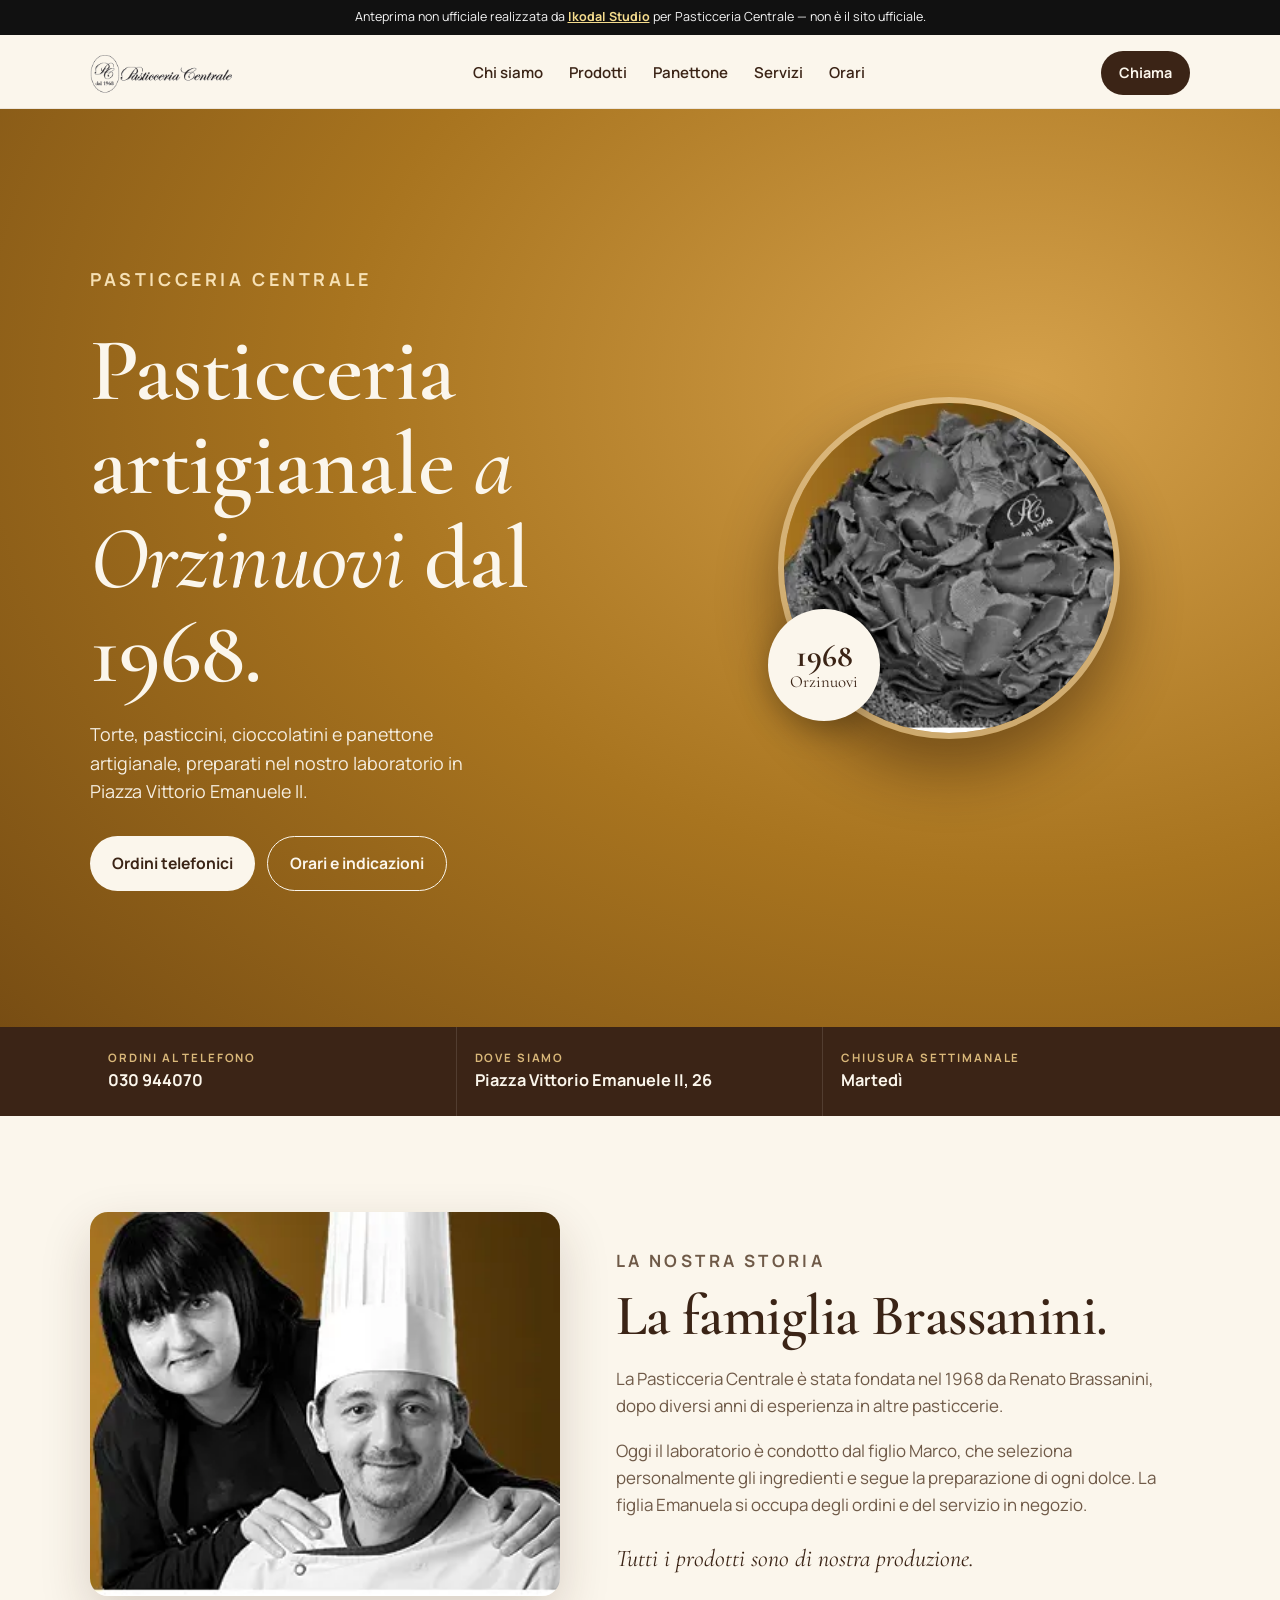
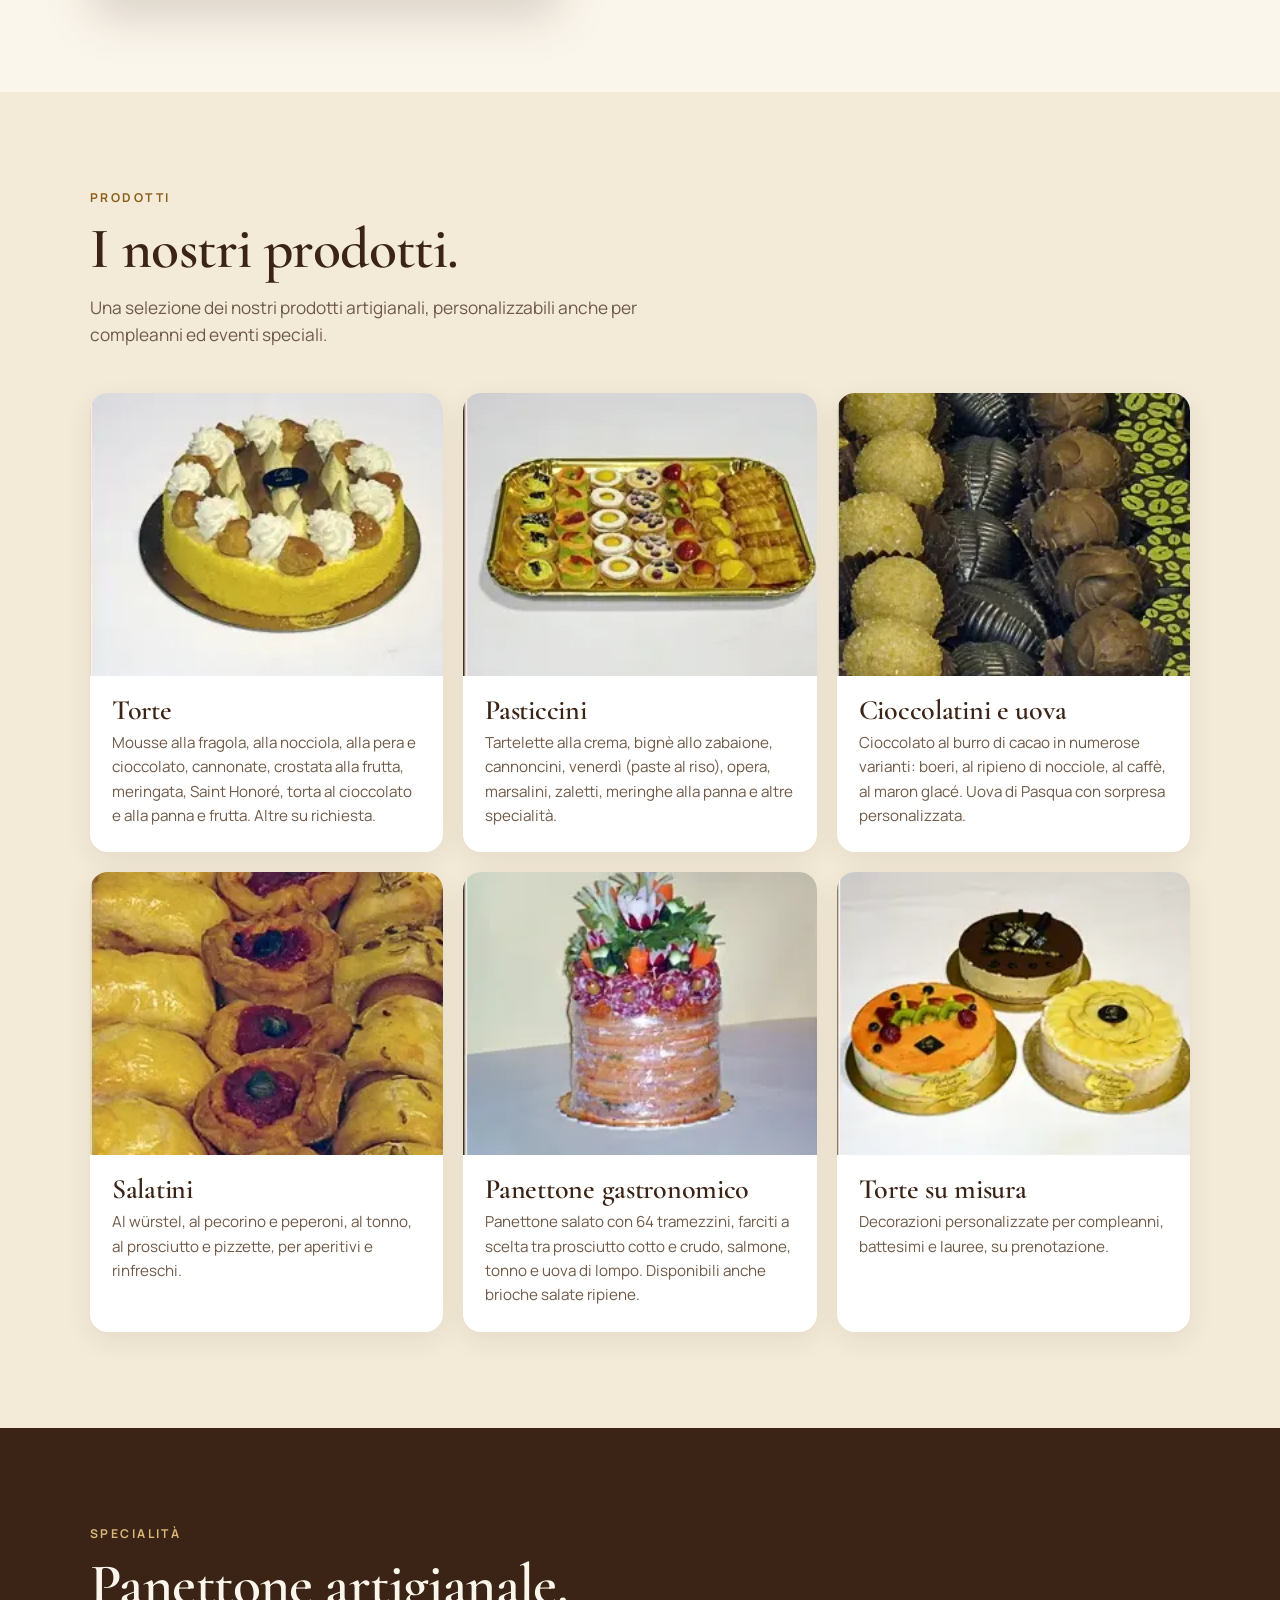
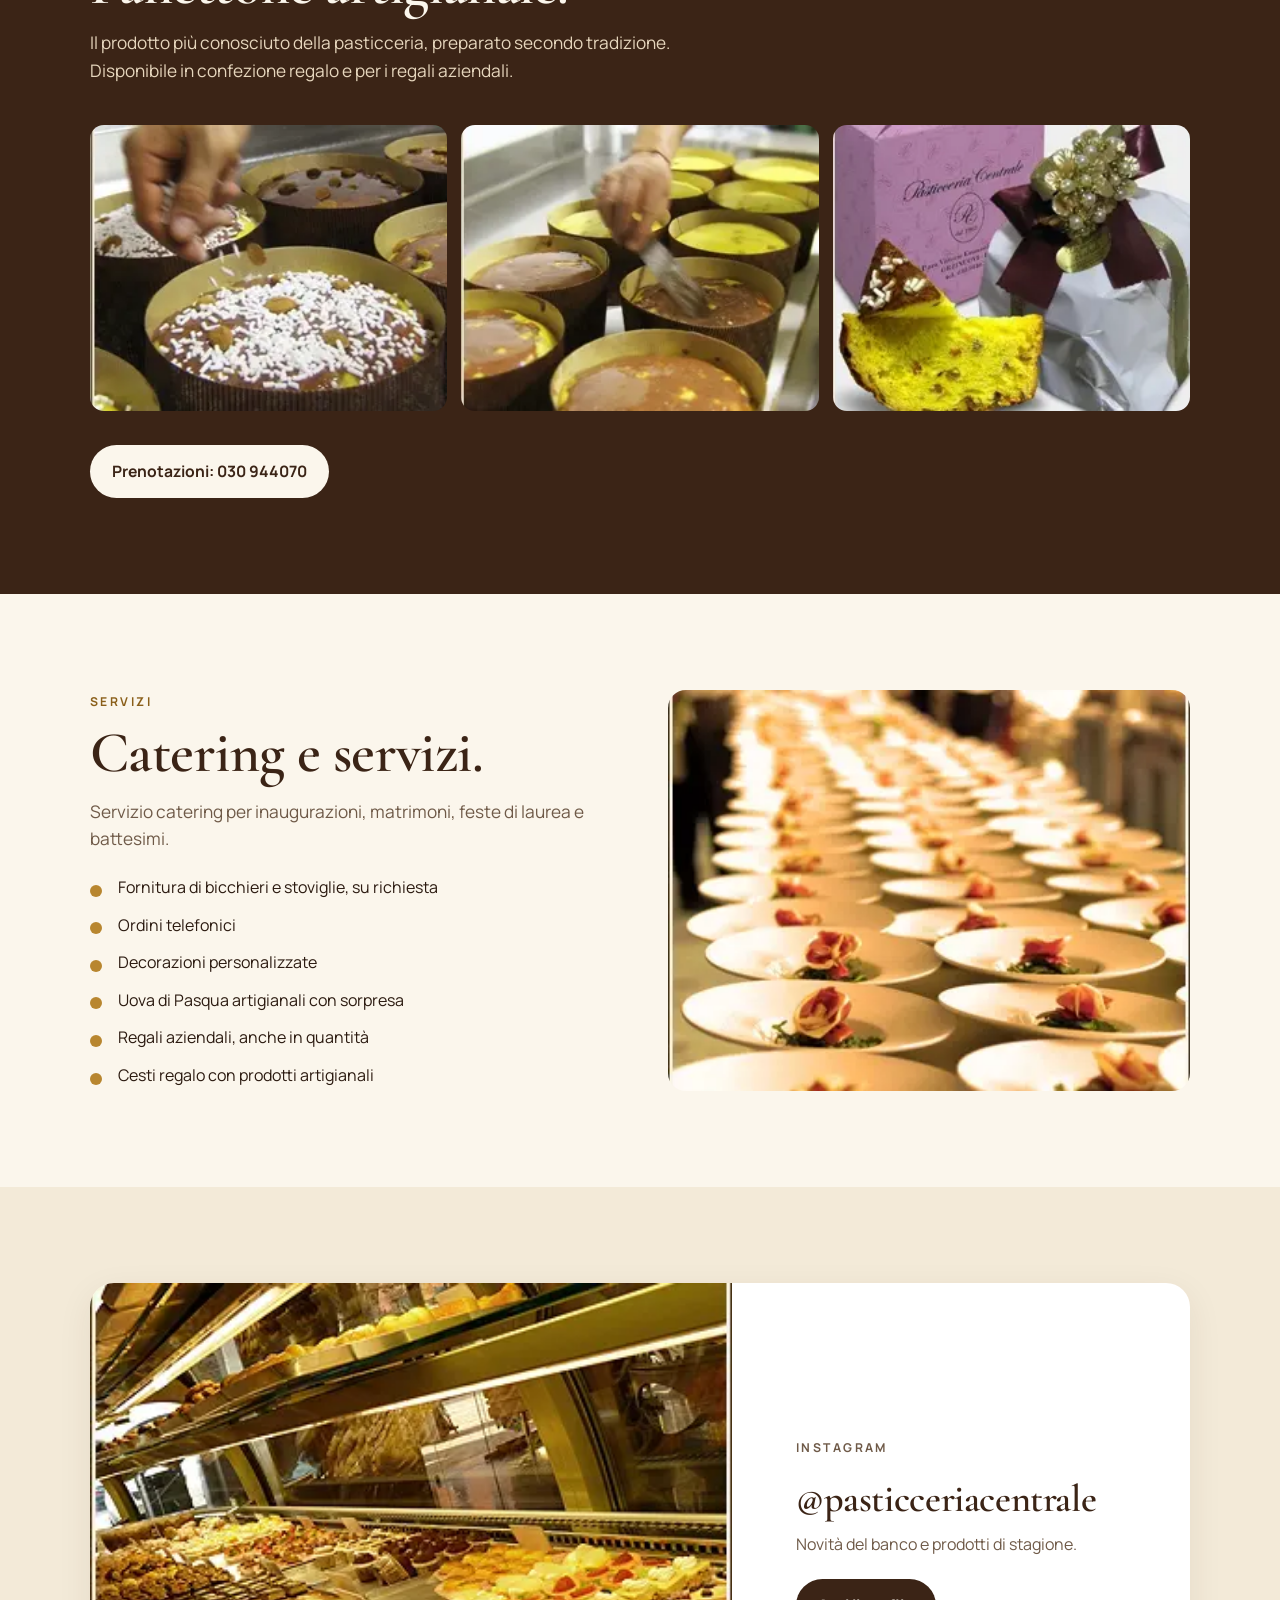
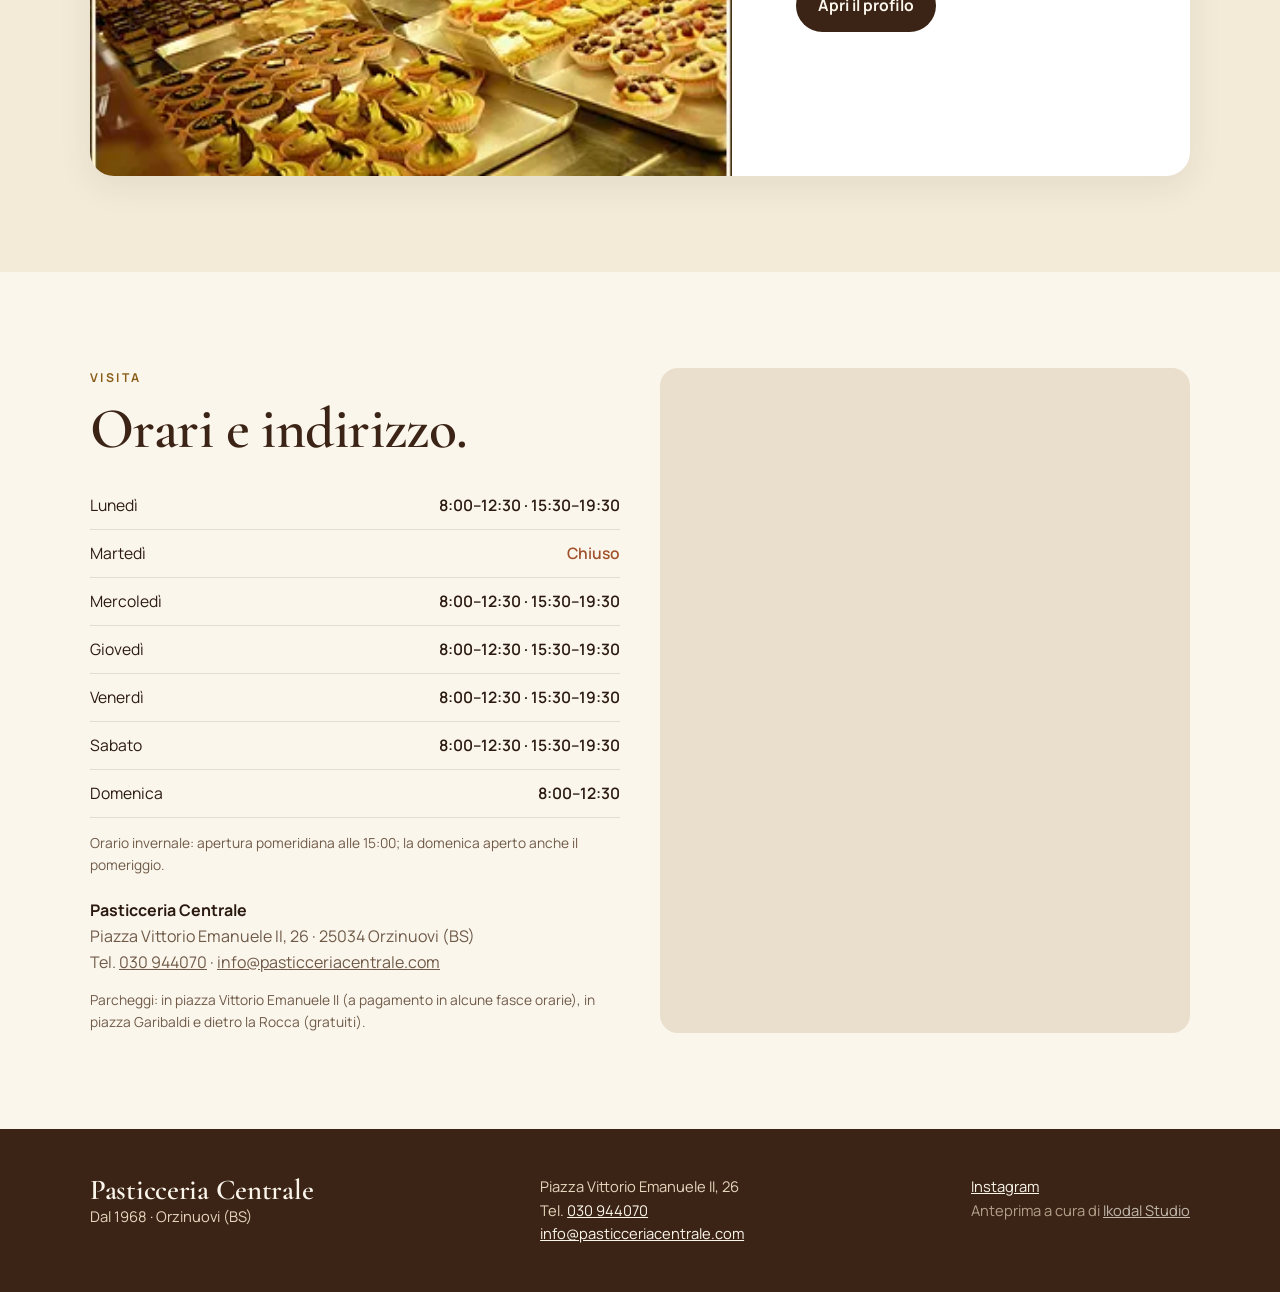
<file: demo/pasticceria-centrale-orzinuovi/index.html>
<!DOCTYPE html>
<html lang="it">
<head>
<meta charset="utf-8">
<meta name="viewport" content="width=device-width, initial-scale=1">
<meta name="robots" content="noindex, nofollow">
<title>Pasticceria Centrale Orzinuovi | Pasticceria artigianale dal 1968</title>
<meta name="description" content="Pasticceria artigianale a Orzinuovi (BS) dal 1968: torte, pasticcini, cioccolatini, panettone artigianale e servizio catering. Piazza Vittorio Emanuele II, 26.">
<meta name="theme-color" content="#3B2416">
<link rel="preconnect" href="https://fonts.googleapis.com">
<link rel="preconnect" href="https://fonts.gstatic.com" crossorigin>
<link href="https://fonts.googleapis.com/css2?family=Cormorant+Garamond:ital,wght@0,500;0,600;1,500&family=Manrope:wght@400;600;700&display=swap" rel="stylesheet">
<style>
  :root{
    --cream:#FBF6EC; --cream-2:#F3EAD8; --choco:#3B2416; --choco-2:#5a3a24;
    --gold:#B8862F; --gold-d:#8a5f1a; --ink:#2b1a10; --muted:#6f5a48;
    --r:18px; --max:1140px;
  }
  *{box-sizing:border-box;margin:0;padding:0}
  html{scroll-behavior:smooth}
  body{font-family:"Manrope",system-ui,sans-serif;background:var(--cream);color:var(--ink);line-height:1.6;-webkit-font-smoothing:antialiased;padding-top:38px}
  img{display:block;max-width:100%}
  a{color:inherit}
  .wrap{max-width:var(--max);margin:0 auto;padding:0 20px}
  h1,h2,h3{font-family:"Cormorant Garamond",Georgia,serif;font-weight:600;line-height:1.05;letter-spacing:-.01em}
  h2{font-size:clamp(2.3rem,6vw,3.6rem);color:var(--choco)}
  .kicker{font-size:.76rem;font-weight:700;letter-spacing:.2em;text-transform:uppercase;color:var(--gold-d);margin-bottom:12px}
  .btn{display:inline-flex;align-items:center;justify-content:center;gap:8px;padding:14px 22px;border-radius:999px;font-weight:700;text-decoration:none;font-size:.98rem;transition:transform .2s ease}
  .btn:hover{transform:translateY(-2px)}
  .btn.dark{background:var(--choco);color:var(--cream)}
  .btn.light{background:var(--cream);color:var(--choco)}
  .btn.line{border:1.5px solid currentColor}

  /* fascia anteprima obbligatoria */
  .demo-bar{position:fixed;top:0;left:0;right:0;z-index:100;background:#111;color:#f5f5f5;font-size:.78rem;text-align:center;padding:9px 12px;line-height:1.35}
  .demo-bar a{color:#F5DC8D;font-weight:700}

  header{position:sticky;top:38px;z-index:50;background:rgba(251,246,236,.94);backdrop-filter:blur(8px);border-bottom:1px solid rgba(59,36,22,.08)}
  .nav{display:flex;align-items:center;justify-content:space-between;height:70px;gap:16px}
  .nav img{height:46px;width:auto}
  .nav ul{display:flex;gap:26px;list-style:none;font-weight:600;font-size:.94rem}
  .nav ul a{text-decoration:none;color:var(--choco)}
  .nav .btn{padding:10px 18px;font-size:.9rem}
  @media(max-width:860px){.nav ul{display:none}}

  /* hero */
  .hero{background:radial-gradient(120% 120% at 80% 30%,#d4a04a 0%,#a8741f 45%,#6b4310 100%);color:var(--cream);overflow:hidden;position:relative}
  .hero .wrap{display:grid;grid-template-columns:1.1fr .9fr;align-items:center;gap:30px;min-height:min(78vh,640px);padding-top:40px;padding-bottom:40px}
  .hero h1{font-size:clamp(2.9rem,8vw,5.6rem)}
  .hero h1 em{font-style:italic;font-weight:500}
  .hero p{font-size:1.12rem;max-width:36ch;margin:20px 0 30px;opacity:.95}
  .hero .ctas{display:flex;gap:12px;flex-wrap:wrap}
  .hero .ctas .btn.line{color:var(--cream)}
  .hero figure{position:relative;justify-self:center}
  .hero figure img{width:min(440px,100%);border-radius:50%;aspect-ratio:1;object-fit:cover;box-shadow:0 30px 60px rgba(40,20,5,.45);border:6px solid rgba(251,246,236,.35)}
  .hero .seal{position:absolute;left:-10px;bottom:18px;background:var(--cream);color:var(--choco);border-radius:50%;width:112px;height:112px;display:grid;place-items:center;text-align:center;font-family:"Cormorant Garamond",serif;font-size:1.05rem;line-height:1.05;box-shadow:0 10px 30px rgba(0,0,0,.25)}
  .hero .seal b{display:block;font-size:2rem}
  @media(max-width:820px){.hero .wrap{grid-template-columns:1fr;text-align:left;min-height:auto;padding-top:34px}.hero figure{order:-1}.hero figure img{width:min(300px,78vw)}}

  .facts{background:var(--choco);color:var(--cream)}
  .facts .wrap{display:grid;grid-template-columns:repeat(3,1fr);gap:0}
  .facts a,.facts div.f{padding:22px 18px;text-decoration:none;border-right:1px solid rgba(251,246,236,.12)}
  .facts .wrap>*:last-child{border-right:0}
  .facts small{display:block;font-size:.72rem;letter-spacing:.16em;text-transform:uppercase;color:#d9b779;font-weight:700}
  .facts b{font-size:1.02rem}
  @media(max-width:700px){.facts .wrap{grid-template-columns:1fr}.facts a,.facts div.f{border-right:0;border-bottom:1px solid rgba(251,246,236,.12)}}

  section{padding:96px 0}
  @media(max-width:700px){section{padding:70px 0}}

  /* storia */
  .story{display:grid;grid-template-columns:.9fr 1.1fr;gap:56px;align-items:center}
  .story img{border-radius:var(--r);width:100%;box-shadow:0 20px 50px rgba(59,36,22,.18)}
  .story p{margin-top:18px;color:var(--muted);font-size:1.06rem}
  .story .sign{font-family:"Cormorant Garamond",serif;font-style:italic;font-size:1.5rem;color:var(--choco);margin-top:22px}
  @media(max-width:820px){.story{grid-template-columns:1fr;gap:30px}}

  /* prodotti */
  .alt{background:var(--cream-2)}
  .grid{display:grid;grid-template-columns:repeat(3,1fr);gap:20px;margin-top:44px}
  @media(max-width:900px){.grid{grid-template-columns:1fr 1fr}}
  @media(max-width:560px){.grid{grid-template-columns:1fr}}
  .card{background:#fff;border-radius:var(--r);overflow:hidden;box-shadow:0 8px 28px rgba(59,36,22,.08);display:flex;flex-direction:column}
  .card img{width:100%;aspect-ratio:5/4;object-fit:cover}
  .card .b{padding:20px 22px 24px}
  .card h3{font-size:1.75rem;color:var(--choco)}
  .card p{color:var(--muted);font-size:.95rem;margin-top:6px}
  .lead{max-width:56ch;color:var(--muted);font-size:1.08rem;margin-top:14px}

  /* panettone */
  .panettone{background:var(--choco);color:var(--cream)}
  .panettone h2{color:var(--cream)}
  .panettone .lead{color:#e6d6bd}
  .pgrid{display:grid;grid-template-columns:repeat(3,1fr);gap:14px;margin:40px 0 34px}
  .pgrid img{border-radius:14px;width:100%;aspect-ratio:5/4;object-fit:cover}
  @media(max-width:700px){.pgrid{grid-template-columns:1fr 1fr}.pgrid img:last-child{grid-column:1/-1;aspect-ratio:16/9}}
  .panettone .kicker{color:#d9b779}

  /* servizi */
  .serv{display:grid;grid-template-columns:1fr 1fr;gap:56px;align-items:center}
  .serv img{border-radius:var(--r);width:100%}
  .serv ul{list-style:none;margin-top:22px;display:grid;gap:12px}
  .serv li{padding-left:28px;position:relative;color:var(--ink)}
  .serv li::before{content:"";position:absolute;left:0;top:.6em;width:12px;height:12px;border-radius:50%;background:var(--gold)}
  .serv .note{margin-top:22px;font-family:"Cormorant Garamond",serif;font-size:1.35rem;font-style:italic;color:var(--choco)}
  @media(max-width:820px){.serv{grid-template-columns:1fr;gap:30px}}

  /* vetrina + instagram */
  .insta{display:grid;grid-template-columns:1.2fr .8fr;gap:30px;align-items:center;background:#fff;border-radius:24px;overflow:hidden;box-shadow:0 10px 34px rgba(59,36,22,.08)}
  .insta img{width:100%;height:100%;object-fit:cover;min-height:280px}
  .insta .b{padding:34px}
  .insta p{color:var(--muted);margin:12px 0 22px}
  @media(max-width:760px){.insta{grid-template-columns:1fr}.insta .b{padding:26px}}

  /* orari */
  .visit{display:grid;grid-template-columns:1fr 1fr;gap:40px}
  @media(max-width:820px){.visit{grid-template-columns:1fr}}
  table{width:100%;border-collapse:collapse;margin-top:22px;font-size:.98rem}
  td{padding:11px 0;border-bottom:1px solid rgba(59,36,22,.12)}
  td:last-child{text-align:right;font-weight:600}
  tr.closed td:last-child{color:#a0522d}
  .small{font-size:.86rem;color:var(--muted);margin-top:14px}
  .map{border-radius:var(--r);overflow:hidden;min-height:340px;background:#e9dfcc}
  .map iframe{width:100%;height:100%;min-height:340px;border:0;display:block}
  .addr{margin-top:22px;color:var(--muted)}
  .addr b{color:var(--ink)}

  footer{background:var(--choco);color:#e6d6bd;padding:46px 0 110px;font-size:.92rem}
  footer .wrap{display:flex;flex-wrap:wrap;gap:24px;justify-content:space-between;align-items:flex-start}
  footer h3{color:var(--cream);font-size:1.8rem}
  footer a{color:var(--cream)}

  /* barra mobile */
  .mbar{position:fixed;left:12px;right:12px;bottom:12px;z-index:60;display:none;gap:10px}
  .mbar a{flex:1;box-shadow:0 10px 30px rgba(0,0,0,.25)}
  @media(max-width:820px){.mbar{display:flex}}
  @media(min-width:821px){footer{padding-bottom:46px}}
</style>
</head>
<body>

<div class="demo-bar">Anteprima non ufficiale realizzata da <a href="https://ikodaistudio.github.io/" target="_blank" rel="noopener">IkodaI Studio</a> per Pasticceria Centrale — non è il sito ufficiale.</div>

<header>
  <div class="wrap nav">
    <a href="#" aria-label="Pasticceria Centrale, torna su"><img src="img/logo.png" alt="Pasticceria Centrale, dal 1968"></a>
    <ul>
      <li><a href="#storia">Chi siamo</a></li>
      <li><a href="#prodotti">Prodotti</a></li>
      <li><a href="#panettone">Panettone</a></li>
      <li><a href="#servizi">Servizi</a></li>
      <li><a href="#orari">Orari</a></li>
    </ul>
    <a class="btn dark" href="tel:+39030944070">Chiama</a>
  </div>
</header>

<main>
  <section class="hero" aria-label="Benvenuti">
    <div class="wrap">
      <div>
        <p class="kicker" style="color:#fbe7bd">Pasticceria Centrale</p>
        <h1>Pasticceria artigianale <em>a Orzinuovi</em> dal 1968.</h1>
        <p>Torte, pasticcini, cioccolatini e panettone artigianale, preparati nel nostro laboratorio in Piazza Vittorio Emanuele II.</p>
        <div class="ctas">
          <a class="btn light" href="tel:+39030944070">Ordini telefonici</a>
          <a class="btn line" href="#orari">Orari e indicazioni</a>
        </div>
      </div>
      <figure>
        <img src="img/torta_cioccolato.webp" alt="Torta al cioccolato della Pasticceria Centrale">
        <div class="seal"><span><b>1968</b>Orzinuovi</span></div>
      </figure>
    </div>
  </section>

  <div class="facts">
    <div class="wrap">
      <a href="tel:+39030944070"><small>Ordini al telefono</small><b>030 944070</b></a>
      <a href="#orari"><small>Dove siamo</small><b>Piazza Vittorio Emanuele II, 26</b></a>
      <div class="f"><small>Chiusura settimanale</small><b>Martedì</b></div>
    </div>
  </div>

  <section id="storia">
    <div class="wrap story">
      <img src="img/famiglia.webp" alt="Emanuela e Marco della Pasticceria Centrale" loading="lazy">
      <div>
        <p class="kicker">La nostra storia</p>
        <h2>La famiglia Brassanini.</h2>
        <p>La Pasticceria Centrale è stata fondata nel 1968 da Renato Brassanini, dopo diversi anni di esperienza in altre pasticcerie.</p>
        <p>Oggi il laboratorio è condotto dal figlio Marco, che seleziona personalmente gli ingredienti e segue la preparazione di ogni dolce. La figlia Emanuela si occupa degli ordini e del servizio in negozio.</p>
        <p class="sign">Tutti i prodotti sono di nostra produzione.</p>
      </div>
    </div>
  </section>

  <section id="prodotti" class="alt">
    <div class="wrap">
      <p class="kicker">Prodotti</p>
      <h2>I nostri prodotti.</h2>
      <p class="lead">Una selezione dei nostri prodotti artigianali, personalizzabili anche per compleanni ed eventi speciali.</p>
      <div class="grid">
        <article class="card">
          <img src="img/torte_b.webp" alt="Torta Saint Honoré" loading="lazy">
          <div class="b"><h3>Torte</h3><p>Mousse alla fragola, alla nocciola, alla pera e cioccolato, cannonate, crostata alla frutta, meringata, Saint Honoré, torta al cioccolato e alla panna e frutta. Altre su richiesta.</p></div>
        </article>
        <article class="card">
          <img src="img/pasticcini2_a.webp" alt="Vassoio di pasticcini" loading="lazy">
          <div class="b"><h3>Pasticcini</h3><p>Tartelette alla crema, bignè allo zabaione, cannoncini, venerdì (paste al riso), opera, marsalini, zaletti, meringhe alla panna e altre specialità.</p></div>
        </article>
        <article class="card">
          <img src="img/cioccolatini_b.webp" alt="Cioccolatini artigianali" loading="lazy">
          <div class="b"><h3>Cioccolatini e uova</h3><p>Cioccolato al burro di cacao in numerose varianti: boeri, al ripieno di nocciole, al caffè, al maron glacé. Uova di Pasqua con sorpresa personalizzata.</p></div>
        </article>
        <article class="card">
          <img src="img/salatini_b.webp" alt="Salatini" loading="lazy">
          <div class="b"><h3>Salatini</h3><p>Al würstel, al pecorino e peperoni, al tonno, al prosciutto e pizzette, per aperitivi e rinfreschi.</p></div>
        </article>
        <article class="card">
          <img src="img/panettone_a.webp" alt="Panettone gastronomico" loading="lazy">
          <div class="b"><h3>Panettone gastronomico</h3><p>Panettone salato con 64 tramezzini, farciti a scelta tra prosciutto cotto e crudo, salmone, tonno e uova di lompo. Disponibili anche brioche salate ripiene.</p></div>
        </article>
        <article class="card">
          <img src="img/torte_a.webp" alt="Torte alla frutta e alla mousse" loading="lazy">
          <div class="b"><h3>Torte su misura</h3><p>Decorazioni personalizzate per compleanni, battesimi e lauree, su prenotazione.</p></div>
        </article>
      </div>
    </div>
  </section>

  <section id="panettone" class="panettone">
    <div class="wrap">
      <p class="kicker">Specialità</p>
      <h2>Panettone artigianale.</h2>
      <p class="lead">Il prodotto più conosciuto della pasticceria, preparato secondo tradizione. Disponibile in confezione regalo e per i regali aziendali.</p>
      <div class="pgrid">
        <img src="img/tripla_0.webp" alt="Panettoni decorati a mano" loading="lazy">
        <img src="img/panettone_doppia_b.webp" alt="Preparazione dei panettoni in laboratorio" loading="lazy">
        <img src="img/tripla_2.webp" alt="Panettone in confezione regalo" loading="lazy">
      </div>
      <a class="btn light" href="tel:+39030944070">Prenotazioni: 030 944070</a>
    </div>
  </section>

  <section id="servizi">
    <div class="wrap serv">
      <div>
        <p class="kicker">Servizi</p>
        <h2>Catering e servizi.</h2>
        <p class="lead">Servizio catering per inaugurazioni, matrimoni, feste di laurea e battesimi.</p>
        <ul>
          <li>Fornitura di bicchieri e stoviglie, su richiesta</li>
          <li>Ordini telefonici</li>
          <li>Decorazioni personalizzate</li>
          <li>Uova di Pasqua artigianali con sorpresa</li>
          <li>Regali aziendali, anche in quantità</li>
          <li>Cesti regalo con prodotti artigianali</li>
        </ul>
      </div>
      <img src="img/catering.webp" alt="Servizio catering della Pasticceria Centrale" loading="lazy">
    </div>
  </section>

  <section class="alt" aria-label="Instagram">
    <div class="wrap">
      <div class="insta">
        <img src="img/vetrina.webp" alt="La vetrina della Pasticceria Centrale" loading="lazy">
        <div class="b">
          <p class="kicker">Instagram</p>
          <h2 style="font-size:2.4rem">@pasticceriacentrale</h2>
          <p>Novità del banco e prodotti di stagione.</p>
          <a class="btn dark" href="https://www.instagram.com/pasticceriacentrale" target="_blank" rel="noopener">Apri il profilo</a>
        </div>
      </div>
    </div>
  </section>

  <section id="orari">
    <div class="wrap visit">
      <div>
        <p class="kicker">Visita</p>
        <h2>Orari e indirizzo.</h2>
        <table aria-label="Orari di apertura">
          <tr><td>Lunedì</td><td>8:00–12:30 · 15:30–19:30</td></tr>
          <tr class="closed"><td>Martedì</td><td>Chiuso</td></tr>
          <tr><td>Mercoledì</td><td>8:00–12:30 · 15:30–19:30</td></tr>
          <tr><td>Giovedì</td><td>8:00–12:30 · 15:30–19:30</td></tr>
          <tr><td>Venerdì</td><td>8:00–12:30 · 15:30–19:30</td></tr>
          <tr><td>Sabato</td><td>8:00–12:30 · 15:30–19:30</td></tr>
          <tr><td>Domenica</td><td>8:00–12:30</td></tr>
        </table>
        <p class="small">Orario invernale: apertura pomeridiana alle 15:00; la domenica aperto anche il pomeriggio.</p>
        <p class="addr"><b>Pasticceria Centrale</b><br>Piazza Vittorio Emanuele II, 26 · 25034 Orzinuovi (BS)<br>Tel. <a href="tel:+39030944070">030 944070</a> · <a href="mailto:info@pasticceriacentrale.com">info@pasticceriacentrale.com</a></p>
        <p class="small">Parcheggi: in piazza Vittorio Emanuele II (a pagamento in alcune fasce orarie), in piazza Garibaldi e dietro la Rocca (gratuiti).</p>
      </div>
      <div class="map">
        <iframe title="Mappa Pasticceria Centrale Orzinuovi" loading="lazy" referrerpolicy="no-referrer-when-downgrade" src="https://www.google.com/maps?q=Pasticceria+Centrale,+Piazza+Vittorio+Emanuele+II+26,+Orzinuovi&output=embed"></iframe>
      </div>
    </div>
  </section>
</main>

<footer>
  <div class="wrap">
    <div>
      <h3>Pasticceria Centrale</h3>
      <p>Dal 1968 · Orzinuovi (BS)</p>
    </div>
    <div>
      Piazza Vittorio Emanuele II, 26<br>
      Tel. <a href="tel:+39030944070">030 944070</a><br>
      <a href="mailto:info@pasticceriacentrale.com">info@pasticceriacentrale.com</a>
    </div>
    <div>
      <a href="https://www.instagram.com/pasticceriacentrale" target="_blank" rel="noopener">Instagram</a><br>
      <span style="opacity:.7">Anteprima a cura di <a href="https://ikodaistudio.github.io/" target="_blank" rel="noopener">IkodaI Studio</a></span>
    </div>
  </div>
</footer>

<nav class="mbar" aria-label="Azioni rapide">
  <a class="btn dark" href="tel:+39030944070">Chiama</a>
  <a class="btn light" style="border:1.5px solid var(--choco)" href="https://www.google.com/maps/dir/?api=1&destination=Piazza+Vittorio+Emanuele+II+26+Orzinuovi" target="_blank" rel="noopener">Indicazioni</a>
</nav>

</body>
</html>
</file>
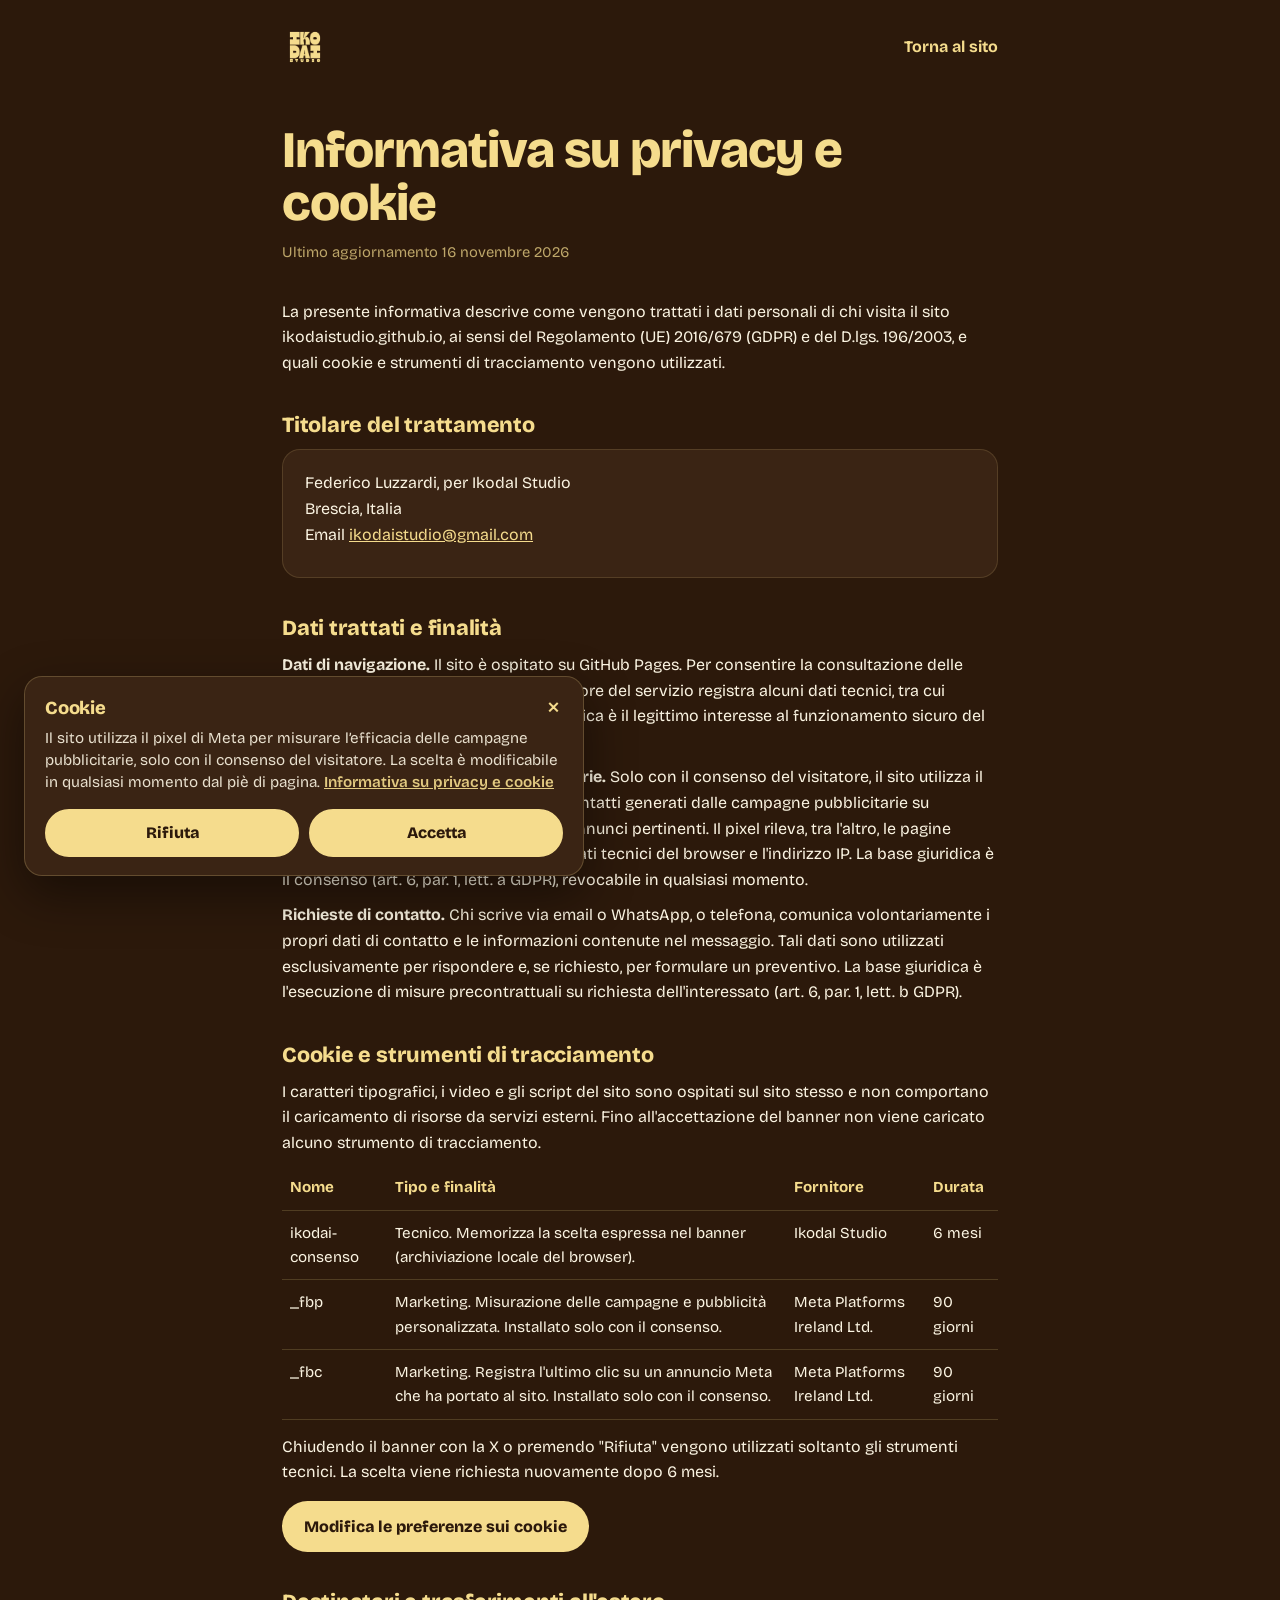
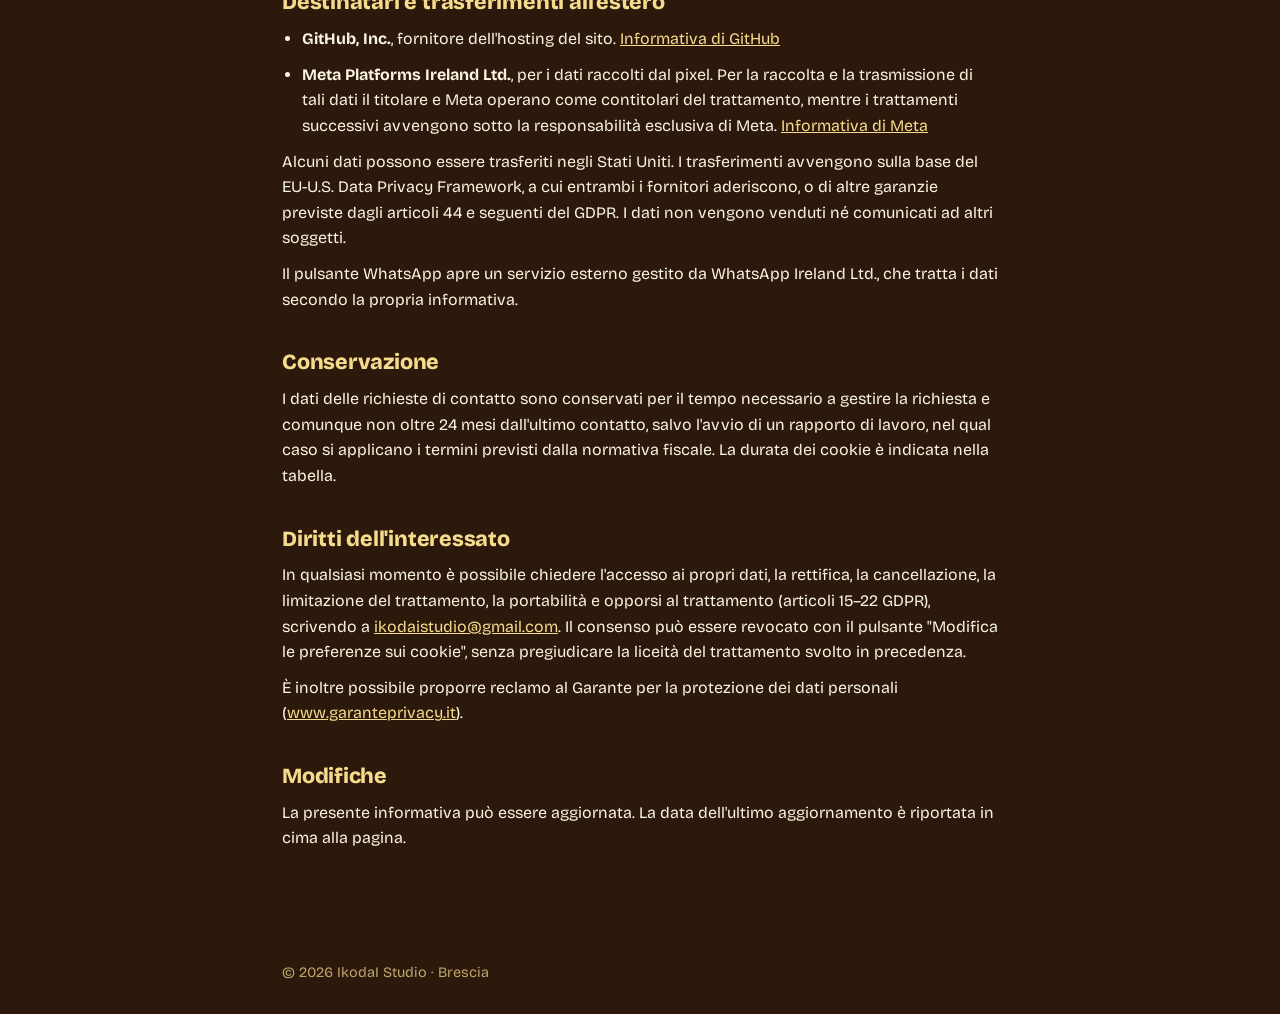
<file: privacy.html>
<!DOCTYPE html>
<html lang="it">
<head>
<meta charset="utf-8">
<meta name="viewport" content="width=device-width, initial-scale=1">
<title>Informativa su privacy e cookie | IkodaI Studio</title>
<meta name="description" content="Informativa sul trattamento dei dati personali e sull'uso dei cookie del sito di IkodaI Studio.">
<link rel="canonical" href="https://ikodaistudio.github.io/privacy.html">
<meta name="theme-color" content="#2C190B">
<link rel="icon" type="image/png" href="assets/img/favicon.png">
<link rel="preload" href="assets/fonts/bricolage-latin.woff2" as="font" type="font/woff2" crossorigin>
<link rel="stylesheet" href="assets/css/consenso.css">
<style>
  @font-face{font-family:"Bricolage Grotesque";font-style:normal;font-display:swap;font-weight:200 800;font-stretch:75% 100%;src:url(assets/fonts/bricolage-latin-ext.woff2) format("woff2");unicode-range:U+0100-02BA,U+02BD-02C5,U+02C7-02CC,U+02CE-02D7,U+02DD-02FF,U+0304,U+0308,U+0329,U+1D00-1DBF,U+1E00-1E9F,U+1EF2-1EFF,U+2020,U+20A0-20AB,U+20AD-20C0,U+2113,U+2C60-2C7F,U+A720-A7FF}
  @font-face{font-family:"Bricolage Grotesque";font-style:normal;font-display:swap;font-weight:200 800;font-stretch:75% 100%;src:url(assets/fonts/bricolage-latin.woff2) format("woff2");unicode-range:U+0000-00FF,U+0131,U+0152-0153,U+02BB-02BC,U+02C6,U+02DA,U+02DC,U+0304,U+0308,U+0329,U+2000-206F,U+20AC,U+2122,U+2191,U+2193,U+2212,U+2215,U+FEFF,U+FFFD}
  *{box-sizing:border-box;margin:0;padding:0}
  body{font-family:"Bricolage Grotesque",system-ui,sans-serif;background:#2C190B;color:#FBF4E2;line-height:1.6;-webkit-font-smoothing:antialiased}
  a{color:#F5DC8D}
  .wrap{max-width:760px;margin:0 auto;padding:0 22px}
  header{padding:22px 0}
  header .wrap{display:flex;align-items:center;justify-content:space-between;gap:16px}
  header img{width:46px;height:46px;border-radius:8px;display:block}
  header a.back{font-weight:700;text-decoration:none;padding:12px 0}
  main{padding:30px 0 70px}
  h1{color:#F5DC8D;font-weight:800;line-height:1.05;letter-spacing:-.02em;font-size:clamp(2rem,7vw,3.2rem);margin-bottom:10px}
  .agg{color:rgba(245,220,141,.72);font-size:.92rem;margin-bottom:34px}
  h2{color:#F5DC8D;font-weight:800;font-size:1.35rem;line-height:1.2;margin:38px 0 10px;letter-spacing:-.01em}
  p,li{font-size:1rem;margin-bottom:10px}
  ul{padding-left:20px;margin-bottom:10px}
  .box{background:#3a2414;border:1px solid rgba(245,220,141,.14);border-radius:18px;padding:20px 22px;margin:10px 0}
  table{width:100%;border-collapse:collapse;margin:10px 0 14px;font-size:.95rem}
  th,td{text-align:left;vertical-align:top;padding:10px 8px;border-bottom:1px solid rgba(245,220,141,.18)}
  th{color:#F5DC8D;font-weight:700}
  @media(max-width:560px){table,thead,tbody,tr,th,td{display:block}thead{display:none}tr{border-bottom:1px solid rgba(245,220,141,.18);padding:8px 0}td{border:0;padding:4px 0}td::before{content:attr(data-l);display:block;color:#F5DC8D;font-weight:700;font-size:.85rem}}
  .pref{font:inherit;font-weight:800;background:#F5DC8D;color:#2C190B;border:0;border-radius:999px;padding:13px 22px;min-height:48px;cursor:pointer;margin-top:6px}
  .pref:focus-visible{outline:3px solid #FBF4E2;outline-offset:3px}
  footer{padding:30px 0;color:rgba(245,220,141,.72);font-size:.9rem}
</style>
</head>
<body>

<header>
  <div class="wrap">
    <a href="/" aria-label="IkodaI Studio, torna alla home"><img src="assets/img/logo.png" alt="Logo IkodaI Studio"></a>
    <a class="back" href="/">Torna al sito</a>
  </div>
</header>

<main>
  <div class="wrap">
    <h1>Informativa su privacy e cookie</h1>
    <p class="agg">Ultimo aggiornamento 16 novembre 2026</p>

    <p>La presente informativa descrive come vengono trattati i dati personali di chi visita il sito ikodaistudio.github.io, ai sensi del Regolamento (UE) 2016/679 (GDPR) e del D.lgs. 196/2003, e quali cookie e strumenti di tracciamento vengono utilizzati.</p>

    <h2>Titolare del trattamento</h2>
    <div class="box">
      <p>Federico Luzzardi, per IkodaI Studio<br>Brescia, Italia<br>Email <a href="mailto:ikodaistudio@gmail.com">ikodaistudio@gmail.com</a></p>
    </div>

    <h2>Dati trattati e finalità</h2>
    <p><strong>Dati di navigazione.</strong> Il sito è ospitato su GitHub Pages. Per consentire la consultazione delle pagine e garantirne la sicurezza, il fornitore del servizio registra alcuni dati tecnici, tra cui l'indirizzo IP del visitatore. La base giuridica è il legittimo interesse al funzionamento sicuro del sito (art. 6, par. 1, lett. f GDPR).</p>
    <p><strong>Misurazione delle campagne pubblicitarie.</strong> Solo con il consenso del visitatore, il sito utilizza il pixel di Meta per misurare le visite e i contatti generati dalle campagne pubblicitarie su Facebook e Instagram e per mostrare annunci pertinenti. Il pixel rileva, tra l'altro, le pagine visitate, i clic sui pulsanti di contatto, i dati tecnici del browser e l'indirizzo IP. La base giuridica è il consenso (art. 6, par. 1, lett. a GDPR), revocabile in qualsiasi momento.</p>
    <p><strong>Richieste di contatto.</strong> Chi scrive via email o WhatsApp, o telefona, comunica volontariamente i propri dati di contatto e le informazioni contenute nel messaggio. Tali dati sono utilizzati esclusivamente per rispondere e, se richiesto, per formulare un preventivo. La base giuridica è l'esecuzione di misure precontrattuali su richiesta dell'interessato (art. 6, par. 1, lett. b GDPR).</p>

    <h2>Cookie e strumenti di tracciamento</h2>
    <p>I caratteri tipografici, i video e gli script del sito sono ospitati sul sito stesso e non comportano il caricamento di risorse da servizi esterni. Fino all'accettazione del banner non viene caricato alcuno strumento di tracciamento.</p>
    <table>
      <thead><tr><th>Nome</th><th>Tipo e finalità</th><th>Fornitore</th><th>Durata</th></tr></thead>
      <tbody>
        <tr><td data-l="Nome">ikodai-consenso</td><td data-l="Tipo e finalità">Tecnico. Memorizza la scelta espressa nel banner (archiviazione locale del browser).</td><td data-l="Fornitore">IkodaI Studio</td><td data-l="Durata">6 mesi</td></tr>
        <tr><td data-l="Nome">_fbp</td><td data-l="Tipo e finalità">Marketing. Misurazione delle campagne e pubblicità personalizzata. Installato solo con il consenso.</td><td data-l="Fornitore">Meta Platforms Ireland Ltd.</td><td data-l="Durata">90 giorni</td></tr>
        <tr><td data-l="Nome">_fbc</td><td data-l="Tipo e finalità">Marketing. Registra l'ultimo clic su un annuncio Meta che ha portato al sito. Installato solo con il consenso.</td><td data-l="Fornitore">Meta Platforms Ireland Ltd.</td><td data-l="Durata">90 giorni</td></tr>
      </tbody>
    </table>
    <p>Chiudendo il banner con la X o premendo "Rifiuta" vengono utilizzati soltanto gli strumenti tecnici. La scelta viene richiesta nuovamente dopo 6 mesi.</p>
    <p><button type="button" class="pref" data-cc-apri>Modifica le preferenze sui cookie</button></p>

    <h2>Destinatari e trasferimenti all'estero</h2>
    <ul>
      <li><strong>GitHub, Inc.</strong>, fornitore dell'hosting del sito. <a href="https://docs.github.com/it/site-policy/privacy-policies/github-general-privacy-statement" rel="noopener" target="_blank">Informativa di GitHub</a></li>
      <li><strong>Meta Platforms Ireland Ltd.</strong>, per i dati raccolti dal pixel. Per la raccolta e la trasmissione di tali dati il titolare e Meta operano come contitolari del trattamento, mentre i trattamenti successivi avvengono sotto la responsabilità esclusiva di Meta. <a href="https://www.facebook.com/privacy/policy/" rel="noopener" target="_blank">Informativa di Meta</a></li>
    </ul>
    <p>Alcuni dati possono essere trasferiti negli Stati Uniti. I trasferimenti avvengono sulla base del EU-U.S. Data Privacy Framework, a cui entrambi i fornitori aderiscono, o di altre garanzie previste dagli articoli 44 e seguenti del GDPR. I dati non vengono venduti né comunicati ad altri soggetti.</p>
    <p>Il pulsante WhatsApp apre un servizio esterno gestito da WhatsApp Ireland Ltd., che tratta i dati secondo la propria informativa.</p>

    <h2>Conservazione</h2>
    <p>I dati delle richieste di contatto sono conservati per il tempo necessario a gestire la richiesta e comunque non oltre 24 mesi dall'ultimo contatto, salvo l'avvio di un rapporto di lavoro, nel qual caso si applicano i termini previsti dalla normativa fiscale. La durata dei cookie è indicata nella tabella.</p>

    <h2>Diritti dell'interessato</h2>
    <p>In qualsiasi momento è possibile chiedere l'accesso ai propri dati, la rettifica, la cancellazione, la limitazione del trattamento, la portabilità e opporsi al trattamento (articoli 15–22 GDPR), scrivendo a <a href="mailto:ikodaistudio@gmail.com">ikodaistudio@gmail.com</a>. Il consenso può essere revocato con il pulsante "Modifica le preferenze sui cookie", senza pregiudicare la liceità del trattamento svolto in precedenza.</p>
    <p>È inoltre possibile proporre reclamo al Garante per la protezione dei dati personali (<a href="https://www.garanteprivacy.it" rel="noopener" target="_blank">www.garanteprivacy.it</a>).</p>

    <h2>Modifiche</h2>
    <p>La presente informativa può essere aggiornata. La data dell'ultimo aggiornamento è riportata in cima alla pagina.</p>
  </div>
</main>

<footer>
  <div class="wrap">© 2026 IkodaI Studio · Brescia</div>
</footer>

<script src="assets/js/consenso.js" defer></script>
</body>
</html>
</file>
<file: assets/css/consenso.css>
/* Banner dei cookie IkodaI Studio */
.cc{position:fixed;left:12px;right:12px;bottom:12px;z-index:200;max-width:560px;margin:0 auto;background:#3a2414;color:#F5DC8D;border:1px solid rgba(245,220,141,.22);border-radius:18px;padding:20px 20px 18px;box-shadow:0 18px 50px rgba(0,0,0,.45);font-family:"Bricolage Grotesque",system-ui,sans-serif;line-height:1.45}
.cc[hidden]{display:none}
.cc h2{font-size:1.15rem;font-weight:800;letter-spacing:-.01em;line-height:1.2;margin:0 34px 8px 0}
.cc p{font-size:.95rem;color:#FBF4E2;opacity:.9;margin:0}
.cc p a{color:#F5DC8D;font-weight:600}
.cc .cc-btns{display:grid;grid-template-columns:1fr 1fr;gap:10px;margin-top:16px}
.cc button{font:inherit;font-weight:800;font-size:1rem;min-height:48px;border-radius:999px;cursor:pointer;border:2px solid #F5DC8D;background:#F5DC8D;color:#2C190B;padding:10px 16px}
.cc button:focus-visible,.cc-chiudi:focus-visible,.cc-pref:focus-visible{outline:3px solid #FBF4E2;outline-offset:3px}
.cc .cc-chiudi{position:absolute;top:10px;right:10px;width:40px;height:40px;min-height:0;padding:0;border:0;background:transparent;color:#F5DC8D;font-size:1.6rem;line-height:1;font-weight:400}
.cc-pref{font:inherit;font-size:inherit;color:inherit;background:none;border:0;padding:0;cursor:pointer;text-decoration:underline}
@media(min-width:700px){.cc{left:24px;right:auto;bottom:24px;margin:0}}
@media(prefers-reduced-motion:no-preference){.cc{animation:cc-in .35s ease}@keyframes cc-in{from{opacity:0;transform:translateY(16px)}to{opacity:1;transform:none}}}
</file>
<file: gasp-lab/assets/css/style.css>
/* Blurpest — brutalismo su carta grigia: bordi spessi, una tinta violetta (blurple) e un rosso segnale usato poco. */
@font-face{font-family:"Archivo";font-style:normal;font-display:swap;font-weight:100 900;font-stretch:62% 125%;src:url(../fonts/archivo-wdth.woff2) format("woff2-variations");unicode-range:U+0000-00FF,U+0131,U+0152-0153,U+02BB-02BC,U+02C6,U+02DA,U+02DC,U+0304,U+0308,U+0329,U+2000-206F,U+20AC,U+2122,U+2191,U+2193,U+2212,U+2215,U+FEFF,U+FFFD}
@font-face{font-family:"Archivo";font-style:normal;font-display:swap;font-weight:100 900;font-stretch:62% 125%;src:url(../fonts/archivo-wdth-ext.woff2) format("woff2-variations");unicode-range:U+0100-02BA,U+02BD-02C5,U+02C7-02CC,U+02CE-02D7,U+02DD-02FF,U+0304,U+0308,U+0329,U+1D00-1DBF,U+1E00-1E9F,U+1EF2-1EFF,U+2020,U+20A0-20AB,U+20AD-20C0,U+2113,U+2C60-2C7F,U+A720-A7FF}
@font-face{font-family:"Space Mono";font-style:normal;font-display:swap;font-weight:400;src:url(../fonts/space-mono-400.woff2) format("woff2")}
@font-face{font-family:"Space Mono";font-style:normal;font-display:swap;font-weight:700;src:url(../fonts/space-mono-700.woff2) format("woff2")}

:root{
  --paper:#E9E9E1;
  --ink:#0C0B10;
  --blurp:#5B2EFF;
  --signal:#FF4A1C;
  --mid:#BDBDB2;
  --soft:#D9D9CF;
  --display:"Archivo","Arial Narrow",Arial,sans-serif;
  --mono:"Space Mono",ui-monospace,Menlo,Consolas,monospace;
  --b:3px solid var(--ink);
  --gut:max(16px, env(safe-area-inset-left, 0px));
  --gutR:max(16px, env(safe-area-inset-right, 0px));
  color-scheme:light;
}
*,*::before,*::after{box-sizing:border-box}
html{-webkit-text-size-adjust:100%}
body{margin:0;background:var(--paper);color:var(--ink);font-family:var(--display);font-size:16px;line-height:1.45;overflow-x:hidden;-webkit-font-smoothing:antialiased}
img{max-width:100%}
a{color:inherit}
:focus-visible{outline:3px solid var(--signal);outline-offset:3px}
[hidden]{display:none!important}
.mono{font-family:var(--mono);letter-spacing:.04em}
.label{font-family:var(--mono);font-size:12px;letter-spacing:.08em;margin:0 0 18px;text-transform:uppercase}
main{overflow-x:clip}

/* ---------- loader ---------- */
.loader{position:fixed;inset:0;z-index:100;display:grid;place-items:center;pointer-events:none;visibility:hidden}
.js .loader{visibility:visible}
.loader__cols{position:absolute;inset:0;display:grid;grid-template-columns:repeat(6,1fr)}
.loader__cols i{background:var(--blurp);border-right:1px solid rgba(0,0,0,.25)}
.loader__num{position:relative;font-family:var(--display);font-weight:900;font-stretch:125%;font-size:clamp(90px,30vw,320px);color:var(--paper);line-height:.8;font-variant-numeric:tabular-nums}
.loader__label{position:absolute;bottom:calc(24px + env(safe-area-inset-bottom,0px));left:var(--gut);font-family:var(--mono);font-size:11px;color:var(--paper);letter-spacing:.1em}

/* ---------- cursore e barra di avanzamento ---------- */
.cursor{position:fixed;left:0;top:0;width:44px;height:44px;margin:-22px 0 0 -22px;border-radius:50%;background:var(--paper);mix-blend-mode:difference;z-index:90;pointer-events:none;display:none}
@media (pointer:fine){.js .cursor{display:block}}
.progress{position:fixed;top:0;left:0;right:0;height:4px;background:var(--signal);transform-origin:0 50%;transform:scaleX(0);z-index:80}

/* ---------- header ---------- */
.top{position:fixed;top:0;left:0;right:0;z-index:70;padding-top:env(safe-area-inset-top,0px);background:var(--paper);border-bottom:var(--b)}
.top__note{margin:0;padding:5px var(--gutR) 5px var(--gut);font-family:var(--mono);font-size:10.5px;letter-spacing:.05em;background:var(--ink);color:var(--paper)}
.top__note a{color:var(--paper)}
.top__bar{display:flex;align-items:center;gap:12px;padding:8px var(--gutR) 8px var(--gut)}
.logo{font-weight:900;font-stretch:125%;font-size:20px;text-decoration:none;letter-spacing:-.02em}
.logo sup{font-size:.5em}
.top__clock{margin-left:auto;font-family:var(--mono);font-size:12px;font-variant-numeric:tabular-nums}
.menu-btn{font:700 13px var(--mono);letter-spacing:.08em;background:var(--ink);color:var(--paper);border:0;padding:10px 14px;min-height:44px;cursor:pointer;position:relative;z-index:2}
.menu-btn[aria-expanded="true"]{background:var(--signal);color:var(--ink)}

/* ---------- menu ---------- */
.menu{position:fixed;inset:0;z-index:65;background:var(--blurp);color:var(--paper);padding:calc(120px + env(safe-area-inset-top,0px)) var(--gutR) 30px var(--gut);display:flex;flex-direction:column;justify-content:space-between}
.menu ul{list-style:none;margin:0;padding:0;display:flex;flex-direction:column;gap:4px}
.menu a{display:inline-block;text-decoration:none;font-weight:900;font-stretch:62%;font-size:clamp(46px,13vw,120px);line-height:.95;text-transform:uppercase;overflow:hidden}
.menu a:hover,.menu a:focus-visible{font-stretch:125%;color:var(--ink)}
.menu__foot{font-family:var(--mono);font-size:11px;margin:0}

/* ---------- hero ---------- */
.hero{position:relative;min-height:100svh;padding:calc(120px + env(safe-area-inset-top,0px)) var(--gutR) 40px var(--gut);display:flex;flex-direction:column;justify-content:flex-end;gap:28px;overflow:hidden;border-bottom:var(--b);touch-action:pan-y}
.hero__grid{position:absolute;inset:0;background-image:linear-gradient(var(--soft) 1px,transparent 1px),linear-gradient(90deg,var(--soft) 1px,transparent 1px);background-size:40px 40px;pointer-events:none}
.hero__title{position:relative;margin:0;font-weight:900;line-height:.78;text-transform:uppercase;font-size:clamp(80px,24vw,330px);letter-spacing:-.03em;user-select:none;-webkit-user-select:none}
.hero__line{display:block;white-space:nowrap}
.hero__line--2{text-align:right;color:var(--blurp)}
.hero__title .ch{display:inline-block;font-variation-settings:"wdth" var(--w,100),"wght" var(--g,900);will-change:transform}
.hero__meta{position:relative;display:flex;flex-wrap:wrap;gap:12px 32px;align-items:flex-end;justify-content:space-between}
.hero__sub{margin:0;max-width:34ch;font-size:clamp(17px,2.4vw,24px);font-weight:500;line-height:1.25;background:var(--paper)}
.hero__hint{margin:0;font-size:11px;background:var(--ink);color:var(--paper);padding:6px 9px}
.shape{position:absolute;pointer-events:none}
.shape--sq{width:clamp(70px,16vw,180px);aspect-ratio:1;background:var(--signal);top:24%;left:56%;border:var(--b)}
.shape--ci{width:clamp(90px,20vw,240px);aspect-ratio:1;border-radius:50%;border:var(--b);background:var(--blurp);top:16%;left:8%;mix-blend-mode:multiply}
.shape--bar{width:52vw;height:16px;background:var(--ink);top:40%;right:-6vw}
.sticker{position:absolute;width:clamp(110px,22vw,190px);top:calc(108px + env(safe-area-inset-top,0px));right:var(--gutR)}
.sticker__bg{fill:var(--ink)}
.sticker text{font-family:var(--mono);font-weight:700;font-size:15.5px;letter-spacing:.06em;fill:var(--paper)}
.sticker .sticker__mid{font-size:48px;fill:var(--signal)}

/* ---------- marquee ---------- */
.marquees{position:relative;padding:60px 0;overflow:hidden}
.marquee{white-space:nowrap;border-block:var(--b);padding:10px 0;font-weight:900;font-stretch:125%;font-size:clamp(30px,7vw,84px);line-height:1}
.marquee--a{background:var(--ink);color:var(--paper);transform:rotate(-4deg) scale(1.1)}
.marquee--b{background:var(--blurp);color:var(--paper);transform:rotate(3deg) scale(1.1);margin-top:-6px}
.marquee__track{display:inline-block;will-change:transform}

/* ---------- manifesto ---------- */
.manifesto{padding:90px var(--gutR) 110px var(--gut)}
.manifesto__text{margin:0;font-weight:800;font-stretch:88%;font-size:clamp(34px,7.6vw,96px);line-height:.98;letter-spacing:-.02em;text-wrap:balance}
.manifesto__text .w{display:inline-block}
.manifesto__text .hl{position:relative}
.manifesto__text .hl::before{content:"";position:absolute;inset:6% -2% 0;background:var(--signal);z-index:-1;transform:scaleX(var(--hl,1));transform-origin:0 50%}
.manifesto__text{position:relative;z-index:0}

/* ---------- dissezione ---------- */
.dissect{background:var(--ink);color:var(--paper);border-block:var(--b)}
.dissect__pin{min-height:100svh;padding:calc(110px + env(safe-area-inset-top,0px)) var(--gutR) 40px var(--gut);display:flex;flex-direction:column;gap:18px}
.dissect__pin .label span{color:var(--signal);margin-left:8px}
.dissect__stage{flex:1;display:grid;place-items:center;min-height:0}
.tiles{display:grid;grid-template-columns:repeat(7,1fr);gap:4px;width:min(78vw,52svh,460px);aspect-ratio:1}
.tile{background:transparent;outline:1px solid #2c2a36;will-change:transform}
.tile.on{background:var(--blurp);outline-color:var(--blurp)}
.dissect__title{margin:0;font-weight:900;font-stretch:72%;font-size:clamp(34px,8vw,90px);line-height:.92;text-transform:uppercase;text-wrap:balance}
.dissect__title em{font-style:normal;color:var(--signal);font-stretch:125%}

/* ---------- lavori ---------- */
.works{overflow:hidden;border-bottom:var(--b)}
.works__pin{min-height:100svh;padding:calc(110px + env(safe-area-inset-top,0px)) 0 30px;display:flex;flex-direction:column;gap:20px}
.works__head{display:flex;justify-content:space-between;padding:0 var(--gutR) 0 var(--gut)}
.works__head .label{margin:0}
.works__count{font-size:12px;font-variant-numeric:tabular-nums}
.works__track{display:flex;gap:18px;padding:0 var(--gutR) 0 var(--gut);width:max-content;flex:1;align-items:stretch}
.card{width:min(82vw,560px);display:flex;flex-direction:column;border:var(--b);background:var(--paper)}
.card__art{position:relative;flex:1;min-height:52svh;max-height:62svh;overflow:hidden;border-bottom:var(--b)}
.card__art span{position:absolute;will-change:transform}
.card__info{display:flex;justify-content:space-between;align-items:baseline;gap:12px;padding:12px 14px;flex-wrap:wrap}
.card__info h3{margin:0;font-weight:900;font-stretch:110%;font-size:22px;text-transform:uppercase}
.card__info p{margin:0;font-family:var(--mono);font-size:12px}

.art-1{background:var(--ink)}
.a1-fn{left:-4%;bottom:-8%;font-weight:900;font-stretch:125%;font-size:clamp(150px,44vw,330px);line-height:.8;color:var(--paper)}
.a1-bar{left:0;right:0;top:18%;height:22px;background:var(--signal)}
.a1-tag{top:6%;left:5%;font-family:var(--mono);font-size:12px;color:var(--paper)}
.art-2{background:var(--paper)}
.a2-disc{width:120%;aspect-ratio:1;left:-10%;top:4%;border-radius:50%;background:repeating-radial-gradient(circle,var(--blurp) 0 6px,var(--ink) 6px 9px)}
.a2-hole{width:16%;aspect-ratio:1;border-radius:50%;background:var(--signal);left:42%;top:calc(4% + 52%)}
.a2-t{left:5%;top:5%;font-weight:900;font-stretch:62%;font-size:clamp(48px,14vw,110px);line-height:.8;color:var(--ink);background:var(--paper);padding:2px 6px}
.art-3{background:#F6F6F1}
.a3-arrow{right:6%;top:30%;font-size:clamp(120px,36vw,260px);font-weight:200;line-height:1}
.a3-t{left:6%;bottom:8%;font-family:var(--mono);font-weight:700;font-size:16px;letter-spacing:.2em}
.a3-n{left:6%;top:6%;font-weight:900;font-size:22px;border:var(--b);padding:2px 8px}
.art-4{background:var(--paper)}
.a4-stripes{inset:-20%;background:repeating-linear-gradient(-45deg,var(--ink) 0 18px,var(--paper) 18px 36px)}
.a4-t{left:8%;top:30%;background:var(--signal);font-weight:900;font-stretch:125%;font-size:clamp(40px,11vw,80px);line-height:.85;padding:10px 12px;border:var(--b)}
.a4-g{right:8%;bottom:8%;background:var(--paper);font-family:var(--mono);font-weight:700;padding:4px 8px;border:var(--b)}
.art-5{background:var(--blurp)}
.art-5 span{font-weight:900;font-size:clamp(90px,26vw,200px);line-height:.8;color:var(--paper);mix-blend-mode:difference}
.art-5 span:nth-child(1){left:2%;top:4%}
.art-5 span:nth-child(2){left:38%;top:12%;color:var(--signal);mix-blend-mode:normal}
.art-5 span:nth-child(3){left:58%;top:34%}
.art-5 span:nth-child(4){left:10%;top:44%;color:var(--ink);mix-blend-mode:normal}
.art-5 span:nth-child(5){left:40%;top:58%}
.art-5 span:nth-child(6){left:68%;top:66%;color:var(--signal);mix-blend-mode:normal}

/* ---------- servizi ---------- */
.services{padding:90px var(--gutR) 90px var(--gut)}
.services__title{margin:0 0 26px;font-weight:900;font-stretch:62%;font-size:clamp(56px,16vw,180px);line-height:.85;text-transform:uppercase}
.services__list{list-style:none;margin:0;padding:0;border-top:var(--b)}
.srv{position:relative;display:grid;grid-template-columns:34px 1fr;align-items:baseline;gap:4px 12px;padding:16px 4px;border-bottom:var(--b);overflow:hidden;cursor:pointer;isolation:isolate}
.srv__fill{position:absolute;inset:0;background:var(--blurp);z-index:-1;clip-path:inset(0 0 100% 0);pointer-events:none}
.srv.is-on{color:var(--paper);transition:color .2s .1s}
.srv__n{font-size:13px}
.srv__t{font-weight:900;font-stretch:100%;font-size:clamp(28px,7.4vw,84px);line-height:.95;min-width:0;overflow-wrap:anywhere}
.srv__d{grid-column:2;font-size:12px}
@media (min-width:800px){.srv{grid-template-columns:60px 1fr auto}.srv__d{grid-column:auto}}

/* ---------- laboratorio ---------- */
.lab{padding:90px var(--gutR) 90px var(--gut);border-top:var(--b)}
.lab__title{margin:0 0 30px;font-weight:900;font-stretch:125%;font-size:clamp(38px,9vw,110px);line-height:.9;text-transform:uppercase}
.flipwrap{display:flex;flex-direction:column;gap:16px;align-items:flex-start}
.flip{display:grid;grid-template-columns:repeat(4,1fr);grid-auto-rows:clamp(64px,19vw,140px);grid-auto-flow:dense;gap:6px;width:100%;max-width:760px}
.fb{display:grid;place-items:center;border:var(--b);font-weight:900;font-stretch:125%;font-size:clamp(34px,10vw,90px);line-height:1;background:var(--paper)}
.fb--1{background:var(--blurp);color:var(--paper);grid-column:span 2;grid-row:span 2}
.fb--2{background:var(--signal)}
.fb--4{background:repeating-linear-gradient(90deg,var(--ink) 0 6px,var(--paper) 6px 12px)}
.fb--6{background:var(--ink);color:var(--paper);grid-row:span 2}
.fb--7{color:var(--blurp)}
.fb--8{grid-column:span 2}
.fb--9{background:var(--mid)}
.btn{display:inline-flex;align-items:center;min-height:48px;padding:12px 18px;font:700 14px var(--mono);letter-spacing:.06em;background:var(--ink);color:var(--paper);border:var(--b);text-decoration:none;cursor:pointer;box-shadow:6px 6px 0 var(--signal);transition:transform .12s,box-shadow .12s}
.btn:active{transform:translate(6px,6px);box-shadow:0 0 0 var(--signal)}
.btn--light{background:var(--paper);color:var(--ink)}
.lab__hint{margin:60px 0 10px;font-size:11px}
.throw{position:relative;height:min(70svh,560px);border:var(--b);background-image:radial-gradient(var(--mid) 1.4px,transparent 1.4px);background-size:22px 22px;overflow:hidden}
.stk{position:absolute;display:grid;place-items:center;padding:12px 16px;font-weight:900;font-stretch:110%;font-size:clamp(18px,4.6vw,30px);border:var(--b);user-select:none;-webkit-user-select:none;cursor:grab;touch-action:none;box-shadow:5px 5px 0 var(--ink)}
.stk--1{background:var(--blurp);color:var(--paper);left:8%;top:10%}
.stk--2{background:var(--signal);border-radius:50%;width:88px;height:88px;font-size:46px;left:58%;top:8%}
.stk--3{background:var(--paper);left:30%;top:40%;transform:rotate(-8deg)}
.stk--4{background:var(--ink);color:var(--paper);left:6%;top:68%}
.stk--5{background:var(--paper);color:var(--blurp);border-radius:50%;width:76px;height:76px;font-size:44px;left:70%;top:52%}
.stk--6{background:var(--mid);left:44%;top:76%}

/* ---------- cta ---------- */
.cta{position:relative;background:var(--ink);color:var(--paper);overflow:hidden;min-height:90svh;display:flex;flex-direction:column;border-top:var(--b);touch-action:pan-y}
.cta__layer{padding:90px var(--gutR) 30px var(--gut);flex:1}
.cta__layer--top .cta__small{visibility:hidden}
.cta__layer--top{position:absolute;inset:0;background:var(--signal);color:var(--ink);clip-path:circle(0px at 50% 50%);pointer-events:none}
.cta__big{margin:0;font-weight:900;font-stretch:62%;font-size:clamp(64px,17vw,230px);white-space:nowrap;line-height:.82;text-transform:uppercase}
.cta__small{max-width:36ch;font-size:clamp(17px,2.4vw,24px);line-height:1.3;margin:22px 0 0}
.cta__links{position:relative;z-index:2;display:flex;flex-wrap:wrap;gap:14px;padding:0 var(--gutR) calc(40px + env(safe-area-inset-bottom,0px)) var(--gut)}

.foot{display:flex;flex-wrap:wrap;justify-content:space-between;gap:8px;padding:16px var(--gutR) calc(16px + env(safe-area-inset-bottom,0px)) var(--gut);font-size:11px;border-top:var(--b);background:var(--paper)}

@media (prefers-reduced-motion:reduce){
  .js .loader{display:none}
  .cursor{display:none!important}
}
</file>
